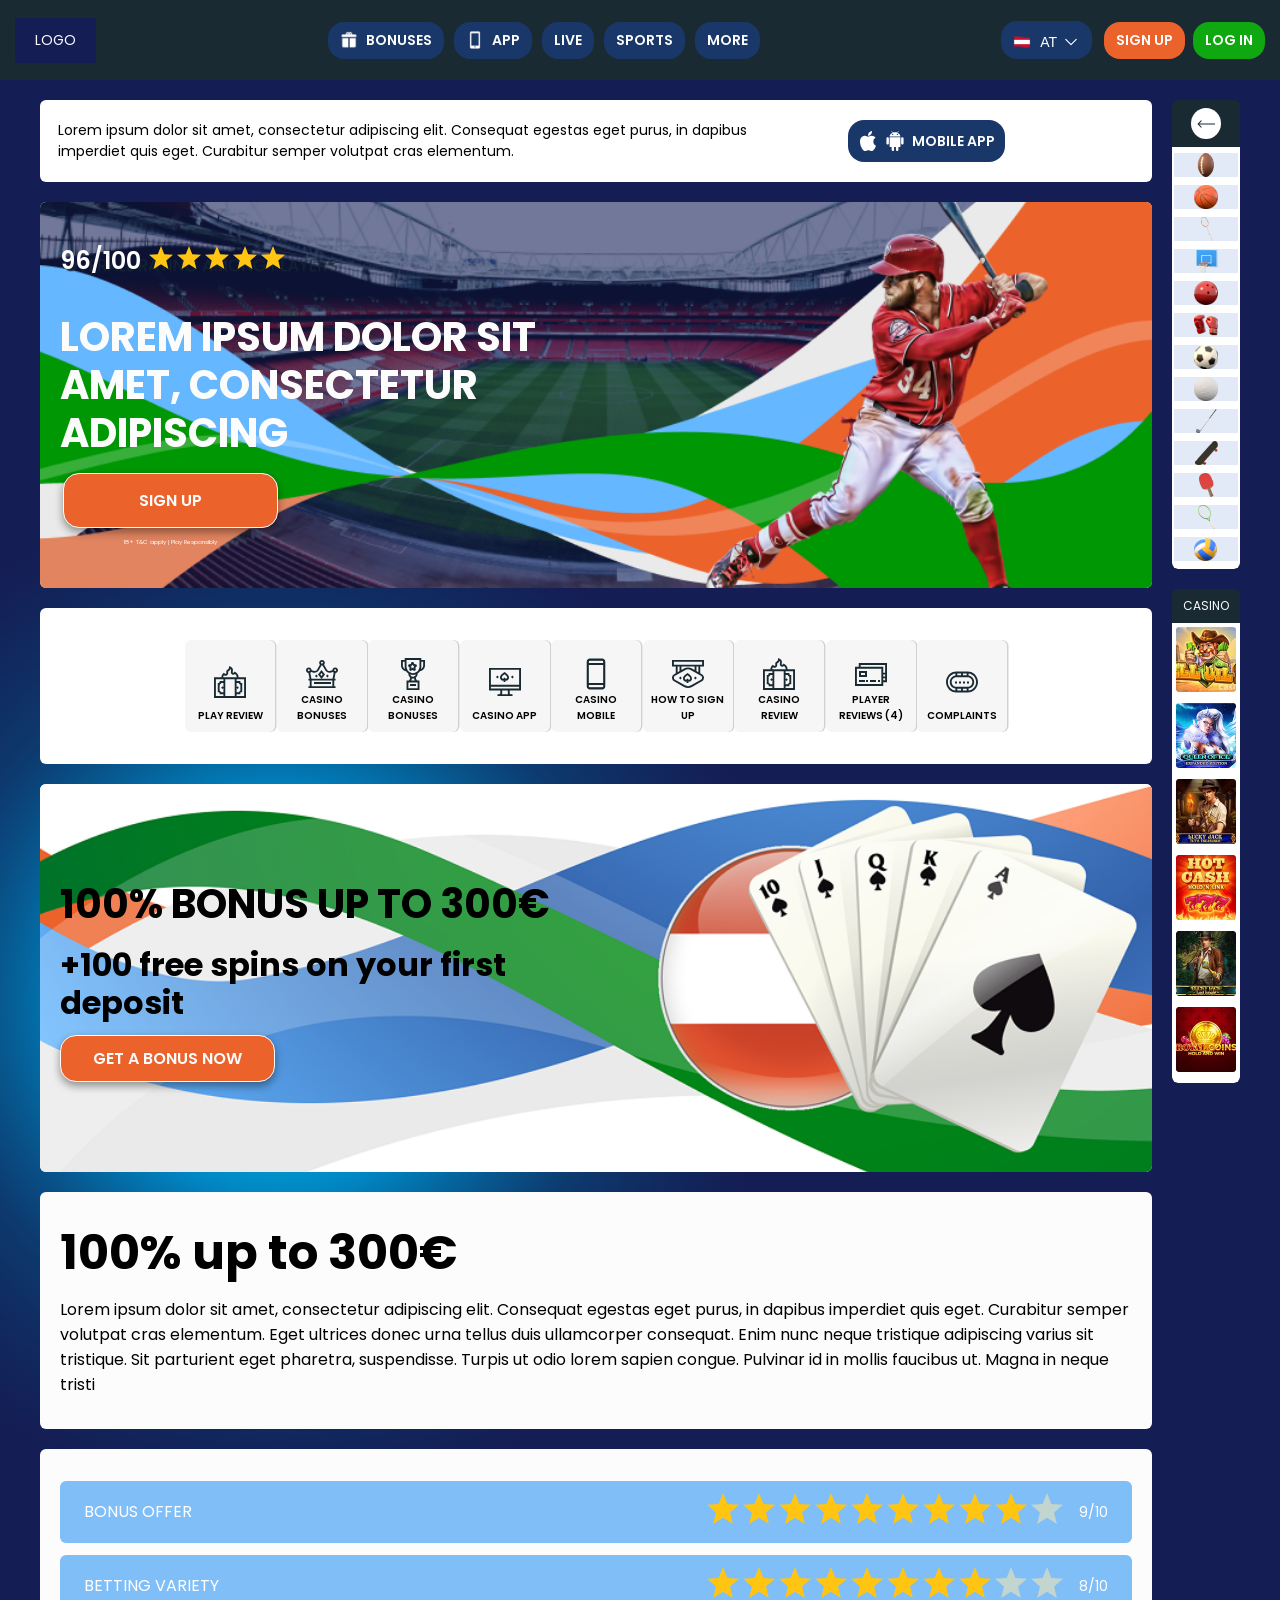
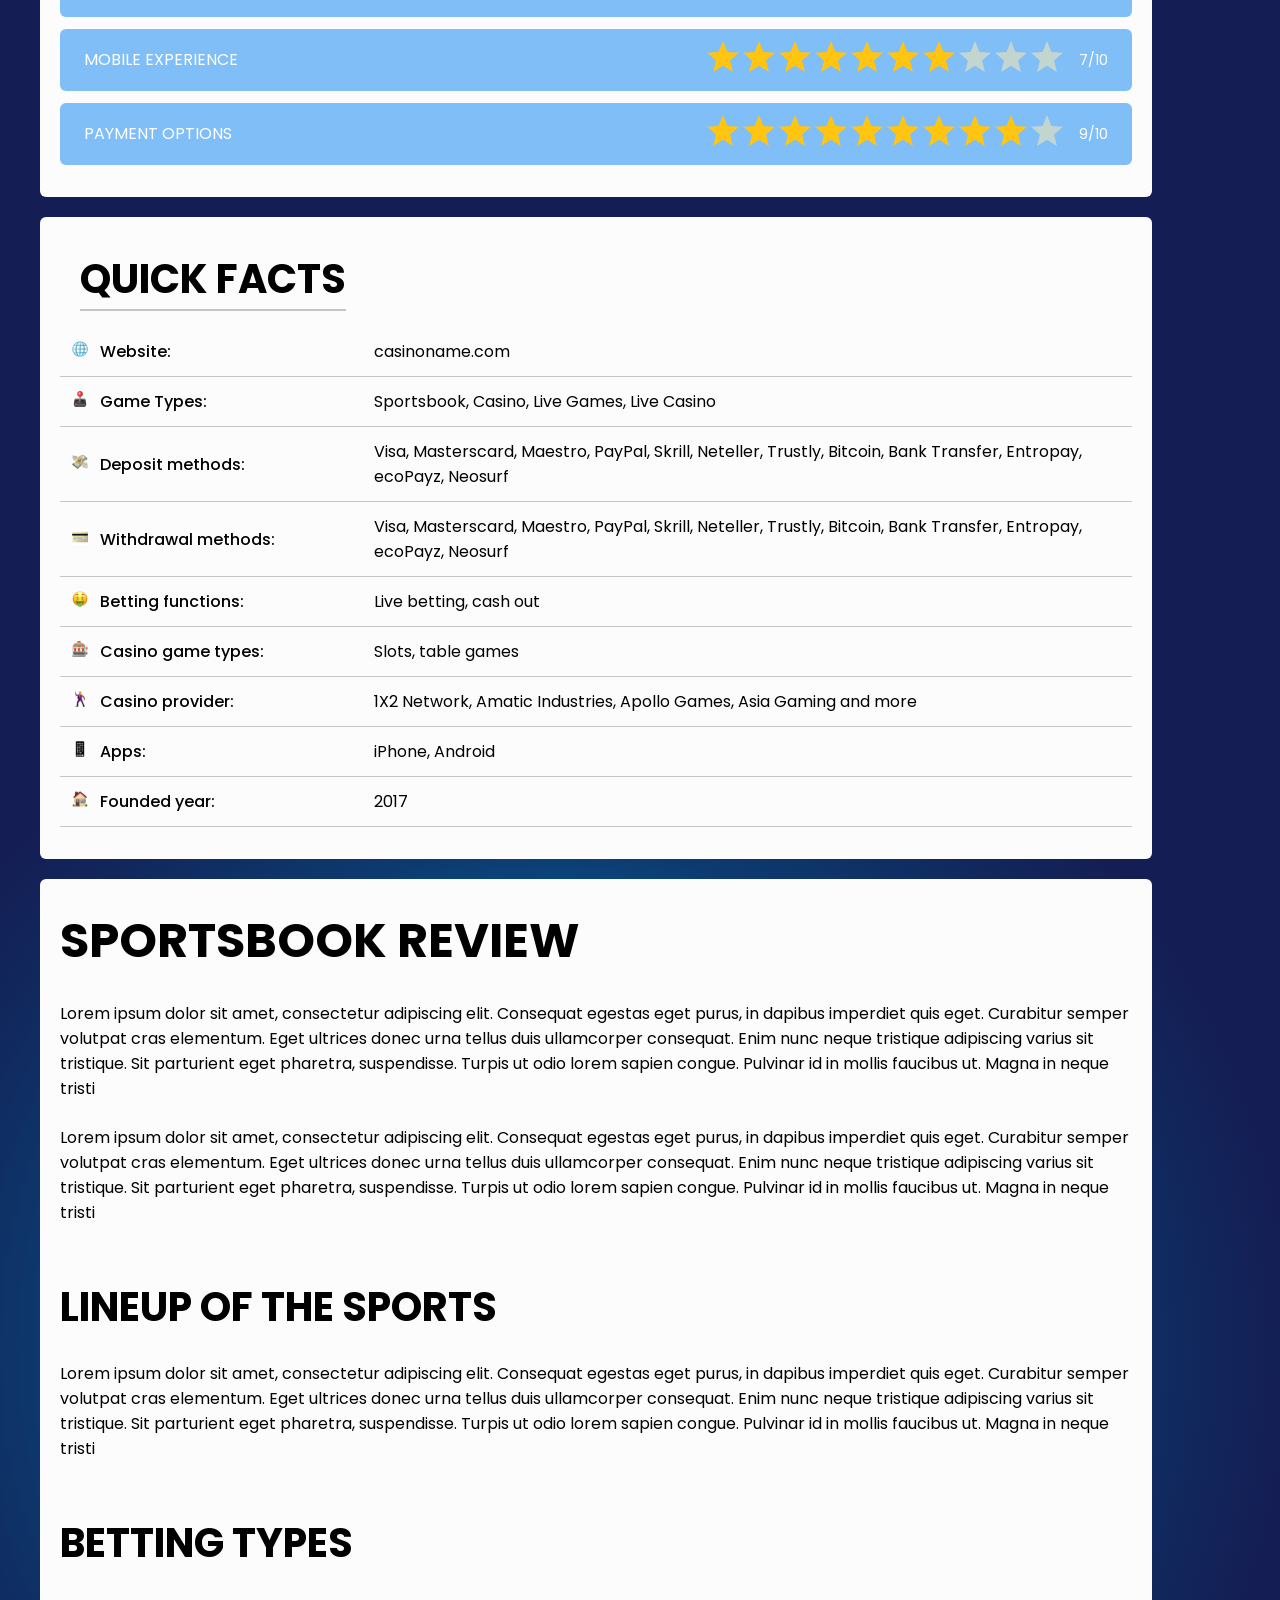
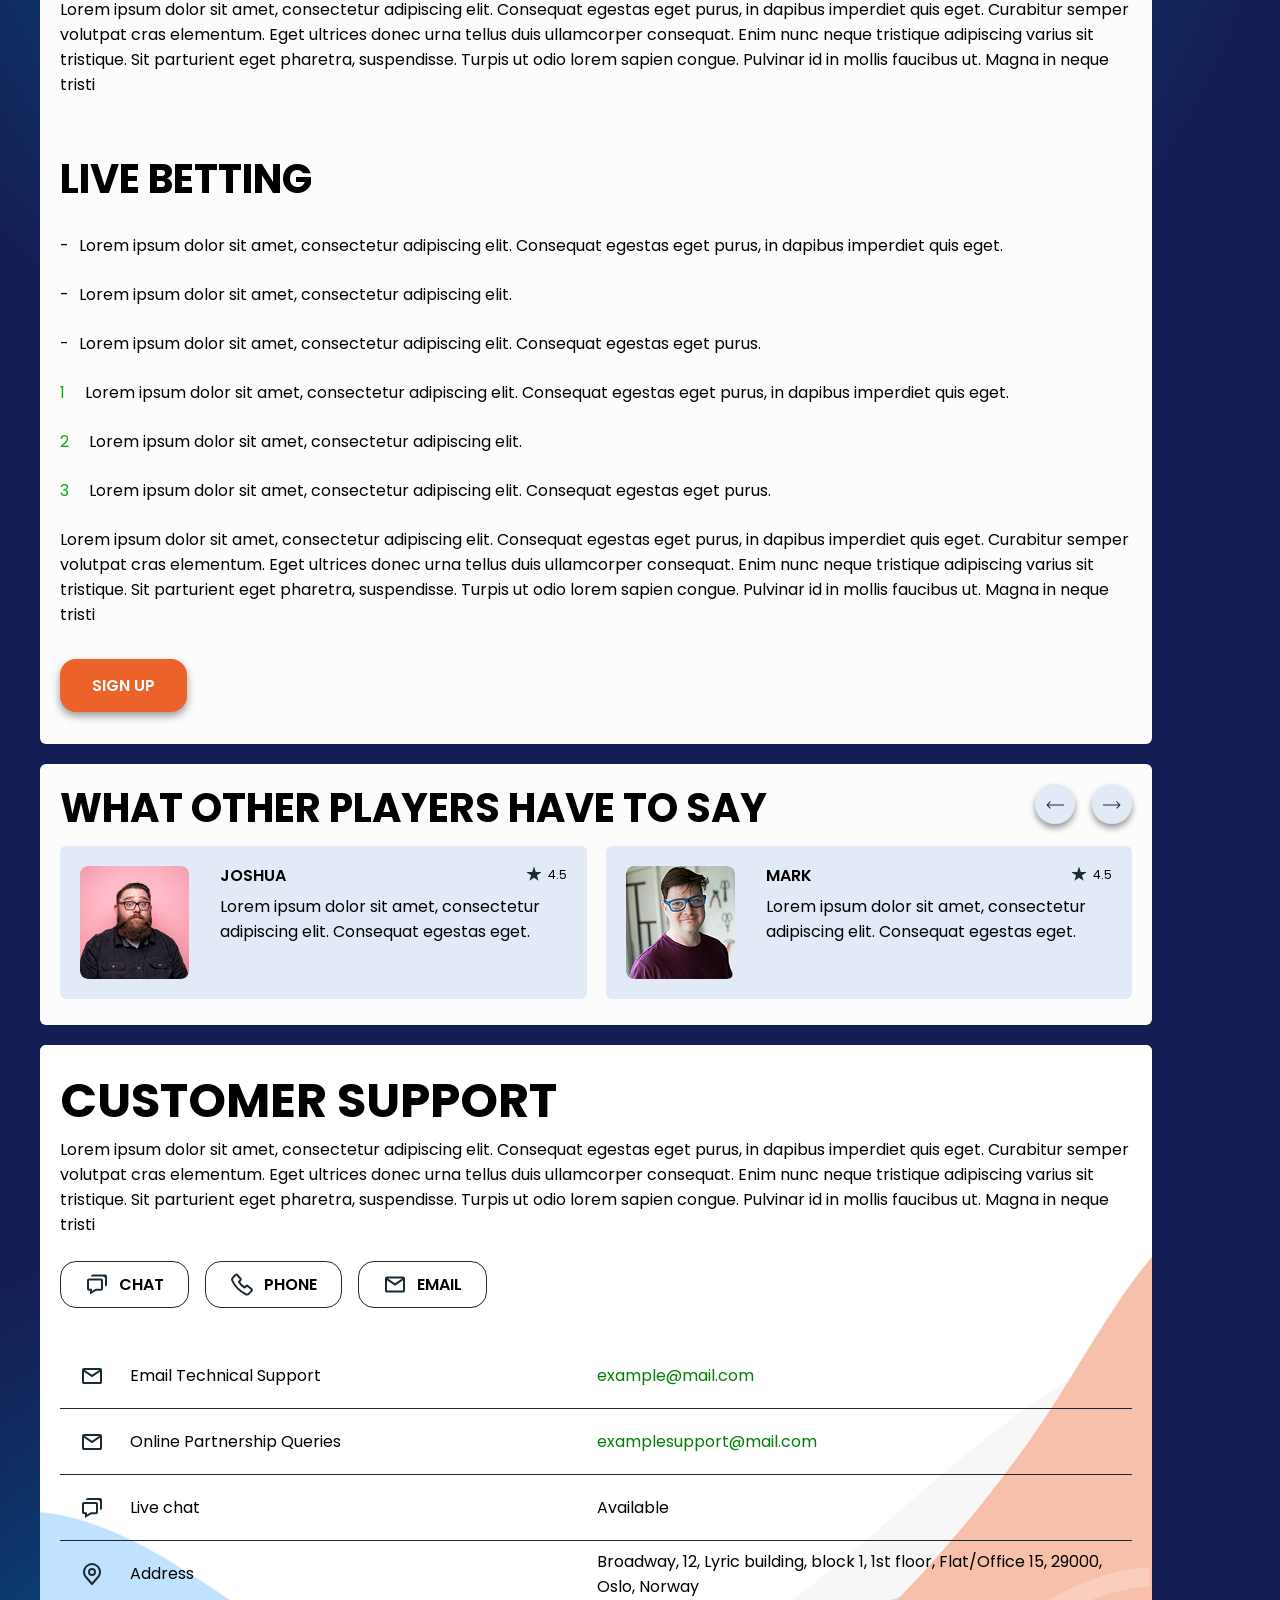
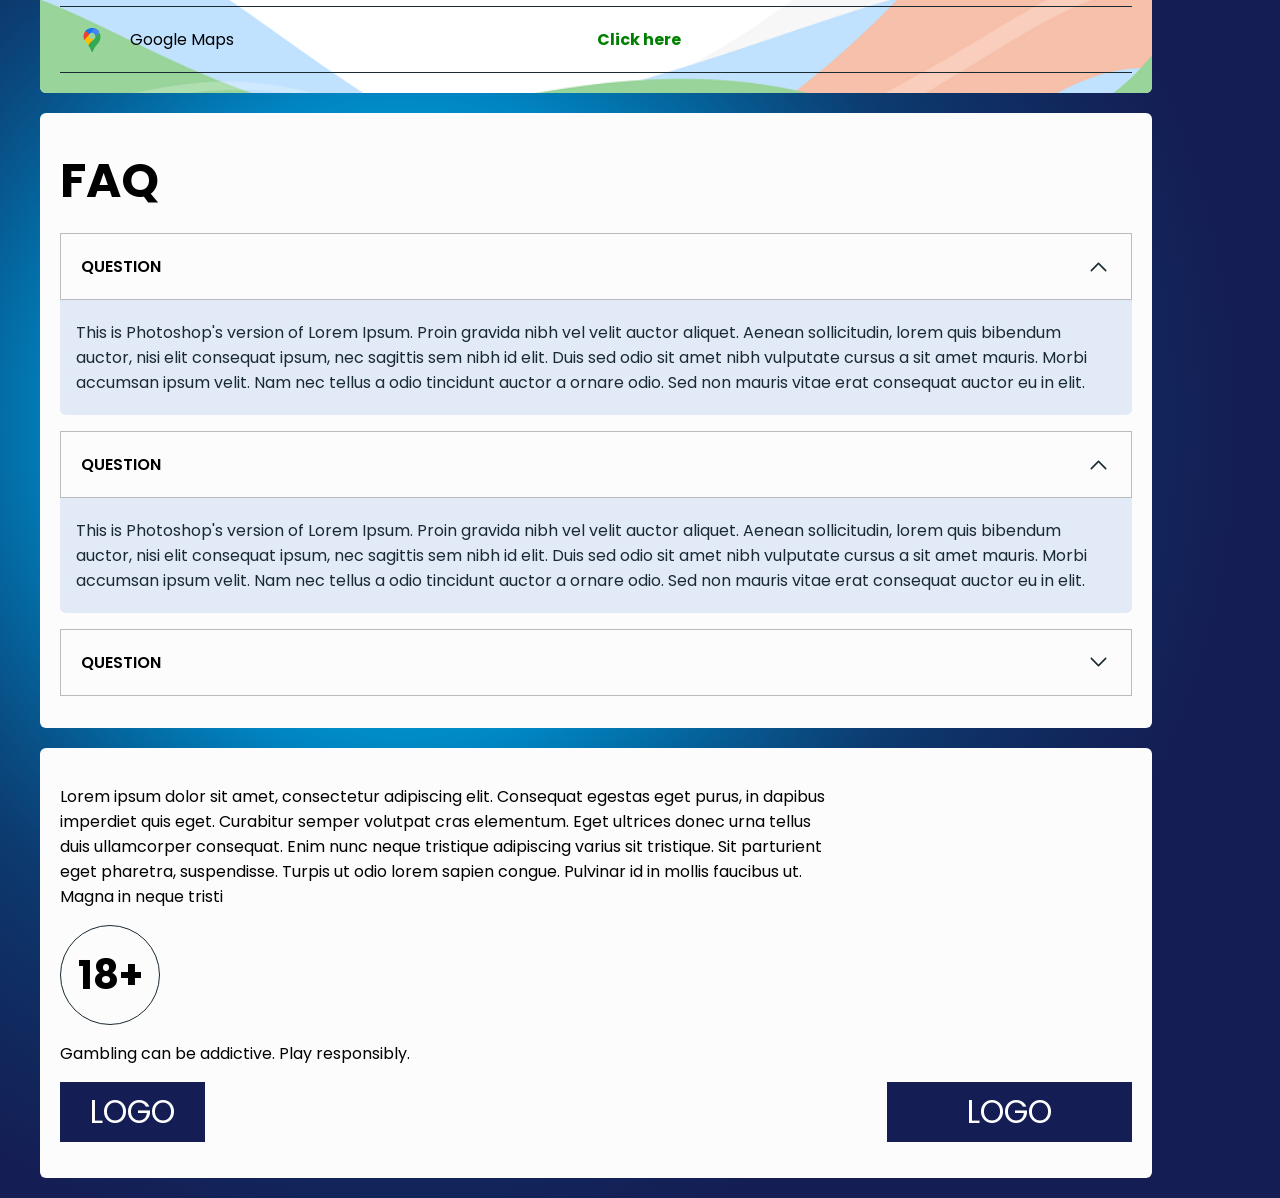
<file: index.html>
<!DOCTYPE html>
<html lang="en">
  <head>
    <meta charset="UTF-8" />
    <meta name="viewport" content="width=device-width, initial-scale=1.0" />
    <link rel="stylesheet" href="css/style.css" />
    <link rel="preconnect" href="https://fonts.googleapis.com" />
    <link rel="preconnect" href="https://fonts.gstatic.com" crossorigin />
    <link
      href="https://fonts.googleapis.com/css2?family=Poppins:wght@400;500;600;700&display=swap"
      rel="stylesheet"
    />
    <title>Home</title>
  </head>
  <body>
    <header class="navbar">
      <div class="navbar__container">
        <!-- Логотип -->
        <a href="./index.html" class="navbar__logo">
          <span class="navbar__logo-text">LOGO</span>
          <img src="assets/logo.png" alt="Logo" class="navbar__logo-img" />
        </a>

        <!-- Навигационные ссылки -->
        <nav class="navbar__nav">
          <ul class="navbar__list">
            <li class="navbar__item">
              <a href="./bonus.html" class="navbar__link">
                <img
                  src="assets/Gift.svg"
                  alt="Gift Icon"
                  class="navbar__icon"
                />
                <span>BONUSES</span>
              </a>
            </li>
            <li class="navbar__item">
              <a href="./app.html" class="navbar__link">
                <img
                  src="assets/iPhone.svg"
                  alt="iPhone Icon"
                  class="navbar__icon"
                />
                <span>APP</span>
              </a>
            </li>
            <li class="navbar__item navbar__item--live">
              <a href="#" class="navbar__link">LIVE</a>
            </li>
            <li class="navbar__item navbar__item--sports">
              <a href="#" class="navbar__link">SPORTS</a>
            </li>
            <li class="navbar__item navbar__item--more">
              <a href="#" class="navbar__link">MORE</a>
            </li>
          </ul>
        </nav>

        <div class="navbar__user-options">
          <!-- Dropdown меню -->
          <div class="navbar__dropdown">
            <button class="navbar__dropdown-btn">
              <img src="assets/Flag.svg" alt="Flag icon" class="navbar__icon" />
              <span>AT</span>
              <img
                class="navbar__arrow"
                src="assets/Arrow-down.svg"
                alt="Arrow down icon"
              />
            </button>
            <div class="navbar__dropdown-menu">
              <a href="#">Option 1</a>
              <a href="#">Option 2</a>
            </div>
          </div>

          <!-- Кнопки авторизации -->
          <div class="navbar__auth">
            <a href="#" class="navbar__auth-link navbar__auth-link--signup"
              >SIGN UP</a
            >
            <a href="#" class="navbar__auth-link navbar__auth-link--login"
              >LOG IN</a
            >
          </div>
        </div>

        <!-- Бургер-меню для мобильных устройств -->
        <div class="navbar__burger" id="burger-icon">
          <span class="burger-icon bar bar1"></span>
          <span class="burger-icon bar bar2"></span>
          <span class="burger-icon bar bar3"></span>
        </div>
      </div>
    </header>
    <main class="main">
      <div class="main__container">
        <div class="main__left">
          <section class="app">
            <div class="radiant"></div>
            <h2 class="app__text">
              Lorem ipsum dolor sit amet, consectetur adipiscing elit. Consequat
              egestas eget purus, in dapibus imperdiet quis eget. Curabitur
              semper volutpat cras elementum.
            </h2>
            <a href="./app.html" class="app__btn">
              <img
                src="assets/Apple.svg"
                alt="Apple icon"
                class="app__btn-icon"
              />
              <img
                src="assets/Android.svg"
                alt="Android icon"
                class="app__btn-icon"
              />
              <span class="app__btn-text">MOBILE APP</span>
            </a>
          </section>

          <section class="hero">
            <div class="hero__bg">
              <!-- Фон с изображением -->
            </div>
            <div class="hero__content">
              <div class="hero__header">
                <p class="hero__score">96/100</p>
                <div class="hero__rating">
                  <img src="assets/Star.svg" alt="Star icon" />
                  <img src="assets/Star.svg" alt="Star icon" />
                  <img src="assets/Star.svg" alt="Star icon" />
                  <img src="assets/Star.svg" alt="Star icon" />
                  <img src="assets/Star.svg" alt="Star icon" />
                </div>
              </div>
              <h1 class="hero__title">
                Lorem ipsum dolor sit amet, consectetur adipiscing
              </h1>
              <div class="hero__btn-wrapper">
                <button class="hero__btn">SIGN UP</button>
                <p class="hero__small-text">18+ T&C apply | Play Responsibly</p>
              </div>
            </div>
          </section>

          <section class="categories">
            <h2 class="visually-hidden">Categories</h2>
            <ul class="categories__list">
              <li class="categories__item">
                <div class="categories__item-bar"></div>
                <img
                  src="assets/play-rewiew.svg"
                  alt="Play icon"
                  class="categories__item-icon"
                />
                <span class="categories__item-text"
                  >PLAY
                  REVIEW</span
                >
              </li>
              <li class="categories__item">
                <div class="categories__item-bar"></div>
                <img
                  src="assets/casino-bonuses.svg"
                  alt="Review icon"
                  class="categories__item-icon"
                />
                <span class="categories__item-text">CASINO BONUSES</span>
              </li>
              <li class="categories__item">
                <div class="categories__item-bar"></div>
                <img
                  src="assets/casino-bonuses-2.svg"
                  alt="Casino icon"
                  class="categories__item-icon"
                />
                <span class="categories__item-text">CASINO BONUSES</span>
              </li>
              <li class="categories__item">
                <div class="categories__item-bar"></div>
                <img
                  src="assets/casino-app.svg"
                  alt="App icon"
                  class="categories__item-icon"
                />
                <span class="categories__item-text"
                  >CASINO
                  APP</span
                >
              </li>
              <li class="categories__item">
                <div class="categories__item-bar"></div>
                <img
                  src="assets/casino-mobile.svg"
                  alt="Casino icon"
                  class="categories__item-icon"
                />
                <span class="categories__item-text">CASINO MOBILE</span>
              </li>
              <li class="categories__item">
                <div class="categories__item-bar"></div>
                <img
                  src="assets/how-to-signup.svg"
                  alt="Casino icon"
                  class="categories__item-icon"
                />
                <span class="categories__item-text">HOW TO SIGN UP</span>
              </li>
              <li class="categories__item">
                <div class="categories__item-bar"></div>
                <img
                  src="assets/play-rewiew.svg"
                  alt="Casino rewiew icon"
                  class="categories__item-icon"
                />
                <span class="categories__item-text">CASINO REVIEW</span>
              </li>
              <li class="categories__item">
                <div class="categories__item-bar"></div>
                <img
                  src="assets/player-rewiews.svg"
                  alt="Review icon"
                  class="categories__item-icon"
                />
                <span class="categories__item-text"
                  >PLAYER REVIEWS
                  (4)</span
                >
              </li>
              <li class="categories__item">
                <div class="categories__item-bar"></div>
                <img
                  src="assets/complaints.svg"
                  alt="Complaints icon"
                  class="categories__item-icon"
                />
                <span class="categories__item-text">COMPLAINTS</span>
              </li>
            </ul>
          </section>

          <section class="bonus">
            <div class="bonus__bg">
              <!-- Фон с изображением -->
            </div>
            <div class="bonus__content">
              <h2 class="bonus__title">100% BONUS UP TO 300€</h2>
              <div class="bonus__text">
                +100 free spins on your first deposit
              </div>
              <div class="bonus__btn">Get a bonus now</div>
            </div>
          </section>

          <section class="offer">
            <h2 class="offer__title">100% up to 300€</h2>
            <p class="offer__text">
              Lorem ipsum dolor sit amet, consectetur adipiscing elit. Consequat
              egestas eget purus, in dapibus imperdiet quis eget. Curabitur
              semper volutpat cras elementum. Eget ultrices donec urna tellus
              duis ullamcorper consequat. Enim nunc neque tristique adipiscing
              varius sit tristique. Sit parturient eget pharetra, suspendisse.
              Turpis ut odio lorem sapien congue. Pulvinar id in mollis faucibus
              ut. Magna in neque tristi
            </p>
          </section>

          <section class="benefits">
            <ul class="benefits__list">
              <li class="benefits__item">
                <h3 class="benefits__title">Bonus offer</h3>
                <ul class="benefits__rating">
                  <li class="benefits__rating-list">
                    <img src="assets/Star-2.svg" alt="Star icon" />
                    <img src="assets/Star-2.svg" alt="Star icon" />
                    <img src="assets/Star-2.svg" alt="Star icon" />
                    <img src="assets/Star-2.svg" alt="Star icon" />
                    <img src="assets/Star-2.svg" alt="Star icon" />
                    <img src="assets/Star-2.svg" alt="Star icon" />
                    <img src="assets/Star-2.svg" alt="Star icon" />
                    <img src="assets/Star-2.svg" alt="Star icon" />
                    <img src="assets/Star-2.svg" alt="Star icon" />
                    <img src="assets/Empty-star.svg" alt="Star icon" />
                  </li>
                  <li><p class="benefits__score">9/10</p></li>
                </ul>
              </li>
              <li class="benefits__item">
                <h3 class="benefits__title">BETTING VARIETY</h3>
                <ul class="benefits__rating">
                  <li class="benefits__rating-list">
                    <img src="assets/Star-2.svg" alt="Star icon" />
                    <img src="assets/Star-2.svg" alt="Star icon" />
                    <img src="assets/Star-2.svg" alt="Star icon" />
                    <img src="assets/Star-2.svg" alt="Star icon" />
                    <img src="assets/Star-2.svg" alt="Star icon" />
                    <img src="assets/Star-2.svg" alt="Star icon" />
                    <img src="assets/Star-2.svg" alt="Star icon" />
                    <img src="assets/Star-2.svg" alt="Star icon" />
                    <img src="assets/Empty-star.svg" alt="Star icon" />
                    <img src="assets/Empty-star.svg" alt="Star icon" />
                  </li>
                  <li><p class="benefits__score">8/10</p></li>
                </ul>
              </li>
              <li class="benefits__item">
                <h3 class="benefits__title">mobile experience</h3>
                <ul class="benefits__rating">
                  <li class="benefits__rating-list">
                    <img src="assets/Star-2.svg" alt="Star icon" />
                    <img src="assets/Star-2.svg" alt="Star icon" />
                    <img src="assets/Star-2.svg" alt="Star icon" />
                    <img src="assets/Star-2.svg" alt="Star icon" />
                    <img src="assets/Star-2.svg" alt="Star icon" />
                    <img src="assets/Star-2.svg" alt="Star icon" />
                    <img src="assets/Star-2.svg" alt="Star icon" />
                    <img src="assets/Empty-star.svg" alt="Star icon" />
                    <img src="assets/Empty-star.svg" alt="Star icon" />
                    <img src="assets/Empty-star.svg" alt="Star icon" />
                  </li>
                  <li><p class="benefits__score">7/10</p></li>
                </ul>
              </li>
              <li class="benefits__item">
                <h3 class="benefits__title">payment options</h3>
                <ul class="benefits__rating">
                  <li class="benefits__rating-list">
                    <img src="assets/Star-2.svg" alt="Star icon" />
                    <img src="assets/Star-2.svg" alt="Star icon" />
                    <img src="assets/Star-2.svg" alt="Star icon" />
                    <img src="assets/Star-2.svg" alt="Star icon" />
                    <img src="assets/Star-2.svg" alt="Star icon" />
                    <img src="assets/Star-2.svg" alt="Star icon" />
                    <img src="assets/Star-2.svg" alt="Star icon" />
                    <img src="assets/Star-2.svg" alt="Star icon" />
                    <img src="assets/Star-2.svg" alt="Star icon" />
                    <img src="assets/Empty-star.svg" alt="Star icon" />
                  </li>
                  <li><p class="benefits__score">9/10</p></li>
                </ul>
              </li>
            </ul>
          </section>

          <section class="facts">
            <h2 class="facts__title">quick facts</h2>
            <table class="facts__table">
              <tbody>
                <tr class="facts__item">
                  <td class="facts__cell">
                    <img
                      class="facts__table-icon"
                      src="assets/website.jpg"
                      alt="Website icon"
                    />
                    <span class="facts__label">Website:</span>
                  </td>
                  <td class="facts__value">casinoname.com</td>
                </tr>
                <tr class="facts__item">
                  <td class="facts__cell">
                    <img
                      class="facts__table-icon"
                      src="assets/game-types.jpg"
                      alt="Website icon"
                    />
                    <span class="facts__label">Game Types:</span>
                  </td>
                  <td class="facts__value">
                    Sportsbook, Casino, Live Games, Live Casino
                  </td>
                </tr>
                <tr class="facts__item">
                  <td class="facts__cell">
                    <img
                      class="facts__table-icon"
                      src="assets/deposit.jpg"
                      alt="Website icon"
                    />
                    <span class="facts__label">Deposit methods:</span>
                  </td>
                  <td class="facts__value">
                    Visa, Masterscard, Maestro, PayPal, Skrill, Neteller,
                    Trustly, Bitcoin, Bank Transfer, Entropay, ecoPayz, Neosurf
                  </td>
                </tr>
                <tr class="facts__item">
                  <td class="facts__cell">
                    <img
                      class="facts__table-icon"
                      src="assets/withdrawall.jpg"
                      alt="Website icon"
                    />
                    <span class="facts__label">Withdrawal methods:</span>
                  </td>
                  <td class="facts__value">
                    Visa, Masterscard, Maestro, PayPal, Skrill, Neteller,
                    Trustly, Bitcoin, Bank Transfer, Entropay, ecoPayz, Neosurf
                  </td>
                </tr>
                <tr class="facts__item">
                  <td class="facts__cell">
                    <img
                      class="facts__table-icon"
                      src="assets/bet-functions.jpg"
                      alt="Website icon"
                    />
                    <span class="facts__label">Betting functions:</span>
                  </td>
                  <td class="facts__value">Live betting, cash out</td>
                </tr>
                <tr class="facts__item">
                  <td class="facts__cell">
                    <img
                      class="facts__table-icon"
                      src="assets/slot.jpg"
                      alt="Website icon"
                    />
                    <span class="facts__label">Casino game types:</span>
                  </td>
                  <td class="facts__value">Slots, table games</td>
                </tr>
                <tr class="facts__item">
                  <td class="facts__cell">
                    <img
                      class="facts__table-icon"
                      src="assets/casino-provider.jpg"
                      alt="Website icon"
                    />
                    <span class="facts__label">Casino provider:</span>
                  </td>
                  <td class="facts__value">
                    1X2 Network, Amatic Industries, Apollo Games, Asia Gaming
                    and more
                  </td>
                </tr>
                <tr class="facts__item">
                  <td class="facts__cell">
                    <img
                      class="facts__table-icon"
                      src="assets/apps-iphone.jpg"
                      alt="Website icon"
                    />
                    <span class="facts__label">Apps:</span>
                  </td>
                  <td class="facts__value">iPhone, Android</td>
                </tr>
                <tr class="facts__item">
                  <td class="facts__cell">
                    <img
                      class="facts__table-icon"
                      src="assets/founded.jpg"
                      alt="Website icon"
                    />
                    <span class="facts__label">Founded year:</span>
                  </td>
                  <td class="facts__value">2017</td>
                </tr>
              </tbody>
            </table>
          </section>

          <section class="review">
            <div class="radiant radiant--review"></div>
            <div class="review__container">
              <h2 class="review__title">SPORTSBOOK REVIEW</h2>
              <p class="review__text">
                Lorem ipsum dolor sit amet, consectetur adipiscing elit.
                Consequat egestas eget purus, in dapibus imperdiet quis eget.
                Curabitur semper volutpat cras elementum. Eget ultrices donec
                urna tellus duis ullamcorper consequat. Enim nunc neque
                tristique adipiscing varius sit tristique. Sit parturient eget
                pharetra, suspendisse. Turpis ut odio lorem sapien congue.
                Pulvinar id in mollis faucibus ut. Magna in neque tristi
              </p>
              <p class="review__text">
                Lorem ipsum dolor sit amet, consectetur adipiscing elit.
                Consequat egestas eget purus, in dapibus imperdiet quis eget.
                Curabitur semper volutpat cras elementum. Eget ultrices donec
                urna tellus duis ullamcorper consequat. Enim nunc neque
                tristique adipiscing varius sit tristique. Sit parturient eget
                pharetra, suspendisse. Turpis ut odio lorem sapien congue.
                Pulvinar id in mollis faucibus ut. Magna in neque tristi
              </p>
    
              <h3 class="review__subtitle">LINEUP OF THE SPORTS</h3>
              <p class="review__text">
                Lorem ipsum dolor sit amet, consectetur adipiscing elit.
                Consequat egestas eget purus, in dapibus imperdiet quis eget.
                Curabitur semper volutpat cras elementum. Eget ultrices donec
                urna tellus duis ullamcorper consequat. Enim nunc neque
                tristique adipiscing varius sit tristique. Sit parturient eget
                pharetra, suspendisse. Turpis ut odio lorem sapien congue.
                Pulvinar id in mollis faucibus ut. Magna in neque tristi
              </p>
    
              <h3 class="review__subtitle">BETTING TYPES</h3>
              <p class="review__text">
                Lorem ipsum dolor sit amet, consectetur adipiscing elit.
                Consequat egestas eget purus, in dapibus imperdiet quis eget.
                Curabitur semper volutpat cras elementum. Eget ultrices donec
                urna tellus duis ullamcorper consequat. Enim nunc neque
                tristique adipiscing varius sit tristique. Sit parturient eget
                pharetra, suspendisse. Turpis ut odio lorem sapien congue.
                Pulvinar id in mollis faucibus ut. Magna in neque tristi
              </p>
    
              <h3 class="review__subtitle">LIVE BETTING</h3>
              <ul class="review__list">
                <li class="review__item">
                  <span>-</span>
                  <p>
                    Lorem ipsum dolor sit amet, consectetur adipiscing elit.
                    Consequat egestas eget purus, in dapibus imperdiet quis
                    eget.
                  </p>
                </li>
                <li class="review__item">
                  <span>-</span>
                  <p>
                    Lorem ipsum dolor sit amet, consectetur adipiscing elit.
                  </p>
                </li>
                <li class="review__item">
                  <span>-</span>
                  <p>
                    Lorem ipsum dolor sit amet, consectetur adipiscing elit.
                    Consequat egestas eget purus.
                  </p>
                </li>
              </ul>
              <ul class="review__list">
                <li class="review__item">
                  <span class="review__item-number">1</span>
                  <p>
                    Lorem ipsum dolor sit amet, consectetur adipiscing elit.
                    Consequat egestas eget purus, in dapibus imperdiet quis
                    eget.
                  </p>
                </li>
                <li class="review__item">
                  <span class="review__item-number">2</span>
                  <p>
                    Lorem ipsum dolor sit amet, consectetur adipiscing elit.
                  </p>
                </li>
                <li class="review__item">
                  <span class="review__item-number">3</span>
                  <p>
                    Lorem ipsum dolor sit amet, consectetur adipiscing elit.
                    Consequat egestas eget purus.
                  </p>
                </li>
              </ul>
              <p class="review__text">
                Lorem ipsum dolor sit amet, consectetur adipiscing elit.
                Consequat egestas eget purus, in dapibus imperdiet quis eget.
                Curabitur semper volutpat cras elementum. Eget ultrices donec
                urna tellus duis ullamcorper consequat. Enim nunc neque
                tristique adipiscing varius sit tristique. Sit parturient eget
                pharetra, suspendisse. Turpis ut odio lorem sapien congue.
                Pulvinar id in mollis faucibus ut. Magna in neque tristi
              </p>
    
              <button class="review__btn">sign up</button>
            </div>
          </section>

          <section class="feedback">
            <div class="feedback__container">
              <div class="feedback__header">
                <h2 class="feedback__title">What other players have to say</h2>
                <div class="feedback__arrows">
                  <button class="feedback__arrow">
                    <img src="assets/Arrow1.svg" alt="Arrow icon" />
                  </button>
                  <button class="feedback__arrow">
                    <img src="assets/Arrow2.svg" alt="Arrow icon" />
                  </button>
                </div>
              </div>
    
              <ul class="feedback__list">
                <li class="feedback__item">
                  <img
                    src="assets/joshua.png"
                    alt="User 1"
                    class="feedback__avatar"
                  />
                  <div class="feedback__content">
                    <div class="feedback__name-block">
                      <span class="feedback__name">Joshua</span>
                      <div class="feedback__rating">
                        <img src="assets/dark-star.svg" alt="Star icon" />
                        <span>4.5</span>
                      </div>
                    </div>
                    <p class="feedback__text">
                      Lorem ipsum dolor sit amet, consectetur adipiscing elit.
                      Consequat egestas eget.
                    </p>
                  </div>
                </li>
    
                <li class="feedback__item">
                  <img
                    src="assets/mark.png"
                    alt="User 2"
                    class="feedback__avatar"
                  />
                  <div class="feedback__content">
                    <div class="feedback__name-block">
                      <span class="feedback__name">Mark</span>
                      <div class="feedback__rating">
                        <img src="assets/dark-star.svg" alt="Star icon" />
                        <span>4.5</span>
                      </div>
                    </div>
                    <p class="feedback__text">
                      Lorem ipsum dolor sit amet, consectetur adipiscing elit.
                      Consequat egestas eget.
                    </p>
                  </div>
                </li>
              </ul>
            </div>
          </section>

          <section class="support">
            <div class="support__bg">
              <!-- Фон с изображением -->
            </div>
            <div class="support__wrapper">
              <h2 class="support__title">Customer Support</h2>
              <p class="support__text">
                Lorem ipsum dolor sit amet, consectetur adipiscing elit.
                Consequat egestas eget purus, in dapibus imperdiet quis eget.
                Curabitur semper volutpat cras elementum. Eget ultrices donec
                urna tellus duis ullamcorper consequat. Enim nunc neque
                tristique adipiscing varius sit tristique. Sit parturient eget
                pharetra, suspendisse. Turpis ut odio lorem sapien congue.
                Pulvinar id in mollis faucibus ut. Magna in neque tristi
              </p>
              <ul class="support__list">
                <li class="support__item">
                  <img src="assets/chat.svg" alt="Chat icon" />
                  <p>Chat</p>
                </li>
                <li class="support__item">
                  <img src="assets/akar-icons_phone.svg" alt="Phone icon" />
                  <p>Phone</p>
                </li>
                <li class="support__item">
                  <img src="assets/ci_mail.svg" alt="Email icon" />
                  <p>Email</p>
                </li>
              </ul>
              <table class="support__table">
                <tbody>
                  <tr class="support__table-item">
                    <td class="support__cell">
                      <img
                        class="support__table-icon"
                        src="assets/ci_mail.svg"
                        alt="Website icon"
                      />
                      <span class="support__label"
                        >Email Technical Support</span
                      >
                    </td>
                    <td class="support__value">example@mail.com</td>
                  </tr>
                  <tr class="support__table-item">
                    <td class="support__cell">
                      <img
                        class="support__table-icon"
                        src="assets/ci_mail.svg"
                        alt="Website icon"
                      />
                      <span class="support__label"
                        >Online Partnership Queries</span
                      >
                    </td>
                    <td class="support__value">examplesupport@mail.com</td>
                  </tr>
                  <tr class="support__table-item">
                    <td class="support__cell">
                      <img
                        class="support__table-icon"
                        src="assets/chat.svg"
                        alt="Website icon"
                      />
                      <span class="support__label">Live chat</span>
                    </td>
                    <td class="support__value">Available</td>
                  </tr>
                  <tr class="support__table-item">
                    <td class="support__cell">
                      <img
                        class="support__table-icon"
                        src="assets/location.svg"
                        alt="Website icon"
                      />
                      <span class="support__label">Address</span>
                    </td>
                    <td class="support__value">
                      Broadway, 12, Lyric building, block 1, 1st floor,
                      Flat/Office 15, 29000, Oslo, Norway
                    </td>
                  </tr>
                  <tr class="support__table-item">
                    <td class="support__cell">
                      <img
                        class="support__table-icon"
                        src="assets/google-maps.svg"
                        alt="Website icon"
                      />
                      <span class="support__label">Google Maps</span>
                    </td>
                    <td class="support__value">Click here</td>
                  </tr>
                </tbody>
              </table>
            </div>
          </section>

          <section class="faq">
            <div class="radiant radiant--faq"></div>
            <h2 class="faq__title">FAQ</h2>
            <div class="faq__item active">
              <div class="faq__question">
                <button class="faq__btn">Question</button>
                <img
                  class="faq__arrow"
                  src="assets/faq-arrow-down.svg"
                  alt="Arrow down"
                />
              </div>
              <div class="faq__answer">
                <p>
                  This is Photoshop's version of Lorem Ipsum. Proin gravida nibh
                  vel velit auctor aliquet. Aenean sollicitudin, lorem quis
                  bibendum auctor, nisi elit consequat ipsum, nec sagittis sem
                  nibh id elit. Duis sed odio sit amet nibh vulputate cursus a
                  sit amet mauris. Morbi accumsan ipsum velit. Nam nec tellus a
                  odio tincidunt auctor a ornare odio. Sed non mauris vitae erat
                  consequat auctor eu in elit.
                </p>
              </div>
            </div>
    
            <div class="faq__item active">
              <div class="faq__question">
                <button class="faq__btn">Question</button>
                <img
                  class="faq__arrow"
                  src="assets/faq-arrow-down.svg"
                  alt="Arrow down"
                />
              </div>
              <div class="faq__answer">
                <p>
                  This is Photoshop's version of Lorem Ipsum. Proin gravida nibh
                  vel velit auctor aliquet. Aenean sollicitudin, lorem quis
                  bibendum auctor, nisi elit consequat ipsum, nec sagittis sem
                  nibh id elit. Duis sed odio sit amet nibh vulputate cursus a
                  sit amet mauris. Morbi accumsan ipsum velit. Nam nec tellus a
                  odio tincidunt auctor a ornare odio. Sed non mauris vitae erat
                  consequat auctor eu in elit.
                </p>
              </div>
            </div>
    
            <div class="faq__item">
              <div class="faq__question">
                <button class="faq__btn">Question</button>
                <img
                  class="faq__arrow"
                  src="assets/faq-arrow-down.svg"
                  alt="Arrow down"
                />
              </div>
              <div class="faq__answer">
                <p>
                  This is Photoshop's version of Lorem Ipsum. Proin gravida nibh
                  vel velit auctor aliquet. Aenean sollicitudin, lorem quis
                  bibendum auctor, nisi elit consequat ipsum, nec sagittis sem
                  nibh id elit. Duis sed odio sit amet nibh vulputate cursus a
                  sit amet mauris. Morbi accumsan ipsum velit. Nam nec tellus a
                  odio tincidunt auctor a ornare odio. Sed non mauris vitae erat
                  consequat auctor eu in elit.
                </p>
              </div>
            </div>
          </section>

          <footer class="footer">
            <div class="footer__header">
              <p class="footer__title">
                Lorem ipsum dolor sit amet, consectetur adipiscing elit.
                Consequat egestas eget purus, in dapibus imperdiet quis eget.
                Curabitur semper volutpat cras elementum. Eget ultrices donec
                urna tellus duis ullamcorper consequat. Enim nunc neque
                tristique adipiscing varius sit tristique. Sit parturient eget
                pharetra, suspendisse. Turpis ut odio lorem sapien congue.
                Pulvinar id in mollis faucibus ut. Magna in neque tristi
              </p>
              <p class="footer__age">18+</p>
            </div>
            <p class="footer__subtitle">
              Gambling can be addictive. Play responsibly.
            </p>
            <div class="footer__logo-block">
              <div class="footer__logo-left">LOGO</div>
              <div class="footer__logo-right">LOGO</div>
            </div>
          </footer>
  
        </div>

        <div class="main__right">
          <!-- LIVE EVENTS SIDEBAR -->
          <aside class="sidebar">
            <div class="sidebar__header">
              <div class="sidebar__header-content">
                <img src="assets/Circle-play.svg" alt="Circle play icon" />
                <h3 class="sidebar__title">Live Events (143)</h3>
                <img src="assets/Play.svg" alt="Play icon" />
              </div>
              <div class="sidebar__header-content-mobile">
                <img class="sidebar__arrow-mobile" src="assets/Arrow1.svg" alt="Circle play icon" />
              </div>
            </div>
            <ul class="sidebar__list">
              <li class="sidebar__item sidebar__item--live-events">
                <img
                  src="assets/american-football.svg"
                  alt="American football icon"
                  class="sidebar__item-icon"
                />
                <span>American football</span>
              </li>
              <li class="sidebar__item sidebar__item--live-events">
                <img
                  src="assets/Basketball.svg"
                  alt="Basketball icon"
                  class="sidebar__item-icon"
                />
                <span>Basketball</span>
              </li>
              <li class="sidebar__item sidebar__item--live-events">
                <img
                  src="assets/tennis.svg"
                  alt="Tennis icon"
                  class="sidebar__item-icon"
                />
                <span>Tennis</span>
              </li>
              <li class="sidebar__item sidebar__item--live-events">
                <img
                  src="assets/basketball_hoop.svg"
                  alt="Basketball hoop icon"
                  class="sidebar__item-icon"
                />
                <span>Basketball</span>
              </li>
              <li class="sidebar__item sidebar__item--live-events">
                <img
                  src="assets/bowling.svg"
                  alt="Bowling icon"
                  class="sidebar__item-icon"
                />
                <span>Bowling</span>
              </li>
              <li class="sidebar__item sidebar__item--live-events">
                <img
                  src="assets/boxing_gloves.svg"
                  alt="Box icon"
                  class="sidebar__item-icon"
                />
                <span>Box</span>
              </li>
              <li class="sidebar__item sidebar__item--live-events">
                <img
                  src="assets/football.svg"
                  alt="Football icon"
                  class="sidebar__item-icon"
                />
                <span>Football</span>
              </li>
              <li class="sidebar__item sidebar__item--live-events">
                <img
                  src="assets/golf_ball.svg"
                  alt="Golf icon"
                  class="sidebar__item-icon"
                />
                <span>Golf</span>
              </li>
              <li class="sidebar__item sidebar__item--live-events">
                <img
                  src="assets/golf_club.svg"
                  alt="Golf club icon"
                  class="sidebar__item-icon"
                />
                <span>Golf Club</span>
              </li>
              <li class="sidebar__item sidebar__item--live-events">
                <img
                  src="assets/skateboard.svg"
                  alt="Skateboard icon"
                  class="sidebar__item-icon"
                />
                <span>Skateboard</span>
              </li>
              <li class="sidebar__item sidebar__item--live-events">
                <img
                  src="assets/table_tennis.svg"
                  alt="Table tennis icon"
                  class="sidebar__item-icon"
                />
                <span>Table tennis</span>
              </li>
              <li class="sidebar__item sidebar__item--live-events">
                <img
                  src="assets/tennis_racket.svg"
                  alt="Tennis racket icon"
                  class="sidebar__item-icon"
                />
                <span>Tennis racket</span>
              </li>
              <li class="sidebar__item sidebar__item--live-events">
                <img
                  src="assets/volleyball.svg"
                  alt="Volleyball icon"
                  class="sidebar__item-icon"
                />
                <span>Volleyball</span>
              </li>
            </ul>
          </aside>

          <!-- CASINO SIDEBAR -->
          <aside class="sidebar sidebar--casino">
            <div class="sidebar__header">
              <h3 class="sidebar__title">Casino</h3>
            </div>
            <ul class="sidebar__list sidebar__list--casino">
              <li class="sidebar__item sidebar__item--casino">
                <div class="sidebar__item-content">
                  <img src="assets/aside-casino-1.png" alt="Casino" />
                  <!-- Блок для ховера -->
                  <div class="sidebar__item-hover--casino">
                    <p>WELL OIL</p>
                    <button class="sidebar__item-btn sidebar__item-btn--login">
                      Login
                    </button>
                    <p>or</p>
                    <button class="sidebar__item-btn sidebar__item-btn--signup">
                      SIGN UP
                    </button>
                  </div>
                </div>
              </li>
              <li class="sidebar__item sidebar__item--casino">
                <div class="sidebar__item-content">
                  <img src="assets/aside-casino-2.png" alt="Casino" />
                  <!-- Блок для ховера -->
                  <div class="sidebar__item-hover--casino">
                    <p>WELL OIL</p>
                    <button class="sidebar__item-btn sidebar__item-btn--login">
                      Login
                    </button>
                    <p>or</p>
                    <button class="sidebar__item-btn sidebar__item-btn--signup">
                      SIGN UP
                    </button>
                  </div>
                </div>
              </li>
              <li class="sidebar__item sidebar__item--casino">
                <div class="sidebar__item-content">
                  <img src="assets/aside-casino-3.png" alt="Casino" />
                  <!-- Блок для ховера -->
                  <div class="sidebar__item-hover--casino">
                    <p>WELL OIL</p>
                    <button class="sidebar__item-btn sidebar__item-btn--login">
                      Login
                    </button>
                    <p>or</p>
                    <button class="sidebar__item-btn sidebar__item-btn--signup">
                      SIGN UP
                    </button>
                  </div>
                </div>
              </li>
              <li class="sidebar__item sidebar__item--casino">
                <div class="sidebar__item-content">
                  <img src="assets/aside-casino-4.png" alt="Casino" />
                  <!-- Блок для ховера -->
                  <div class="sidebar__item-hover--casino">
                    <p>WELL OIL</p>
                    <button class="sidebar__item-btn sidebar__item-btn--login">
                      Login
                    </button>
                    <p>or</p>
                    <button class="sidebar__item-btn sidebar__item-btn--signup">
                      SIGN UP
                    </button>
                  </div>
                </div>
              </li>
              <li class="sidebar__item sidebar__item--casino">
                <div class="sidebar__item-content">
                  <img src="assets/aside-casino-5.png" alt="Casino" />
                  <!-- Блок для ховера -->
                  <div class="sidebar__item-hover--casino">
                    <p>WELL OIL</p>
                    <button class="sidebar__item-btn sidebar__item-btn--login">
                      Login
                    </button>
                    <p>or</p>
                    <button class="sidebar__item-btn sidebar__item-btn--signup">
                      SIGN UP
                    </button>
                  </div>
                </div>
              </li>
              <li class="sidebar__item sidebar__item--casino">
                <div class="sidebar__item-content">
                  <img src="assets/aside-casino-6.png" alt="Casino" />
                  <!-- Блок для ховера -->
                  <div class="sidebar__item-hover--casino">
                    <p>WELL OIL</p>
                    <button class="sidebar__item-btn sidebar__item-btn--login">
                      Login
                    </button>
                    <p>or</p>
                    <button class="sidebar__item-btn sidebar__item-btn--signup">
                      SIGN UP
                    </button>
                  </div>
                </div>
              </li>
            </ul>
          </aside>
        </div>
      </div>
    </main>

    <script src="js/script.js"></script>
  </body>
</html>
</file>
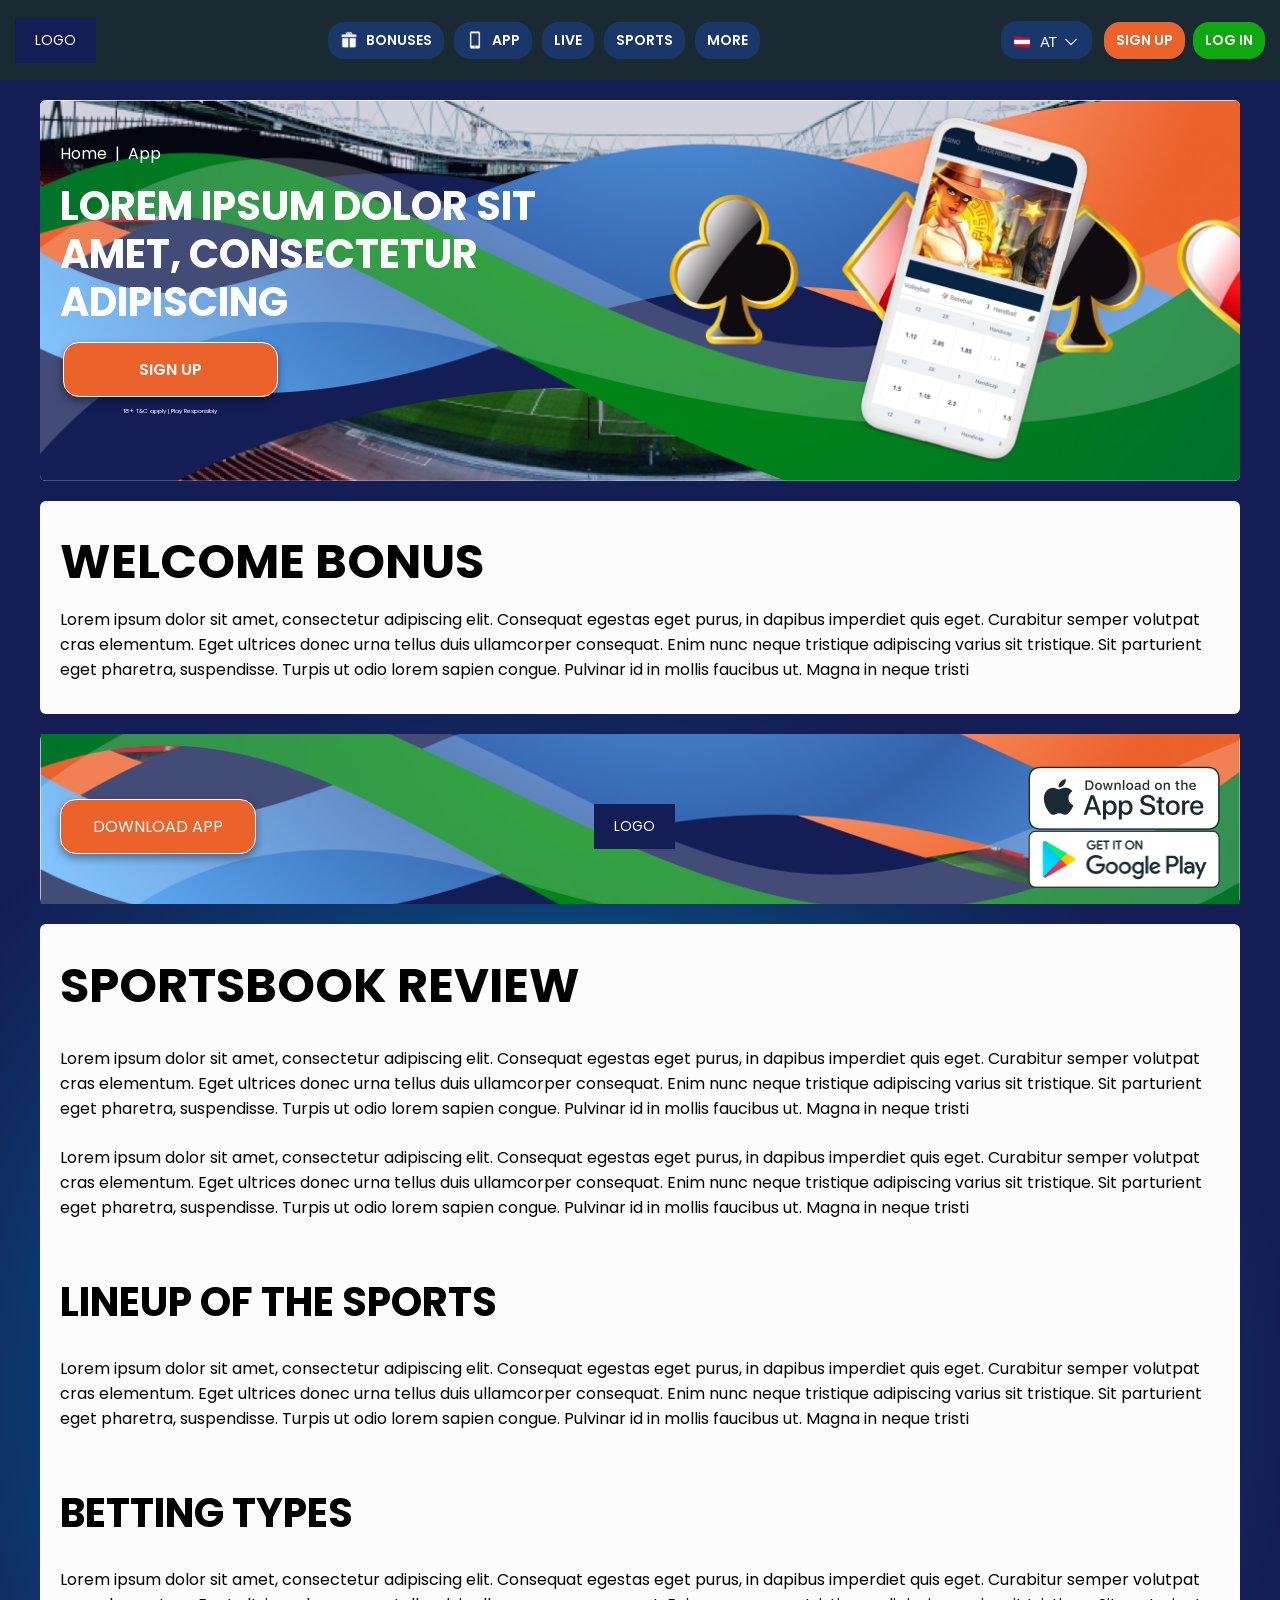
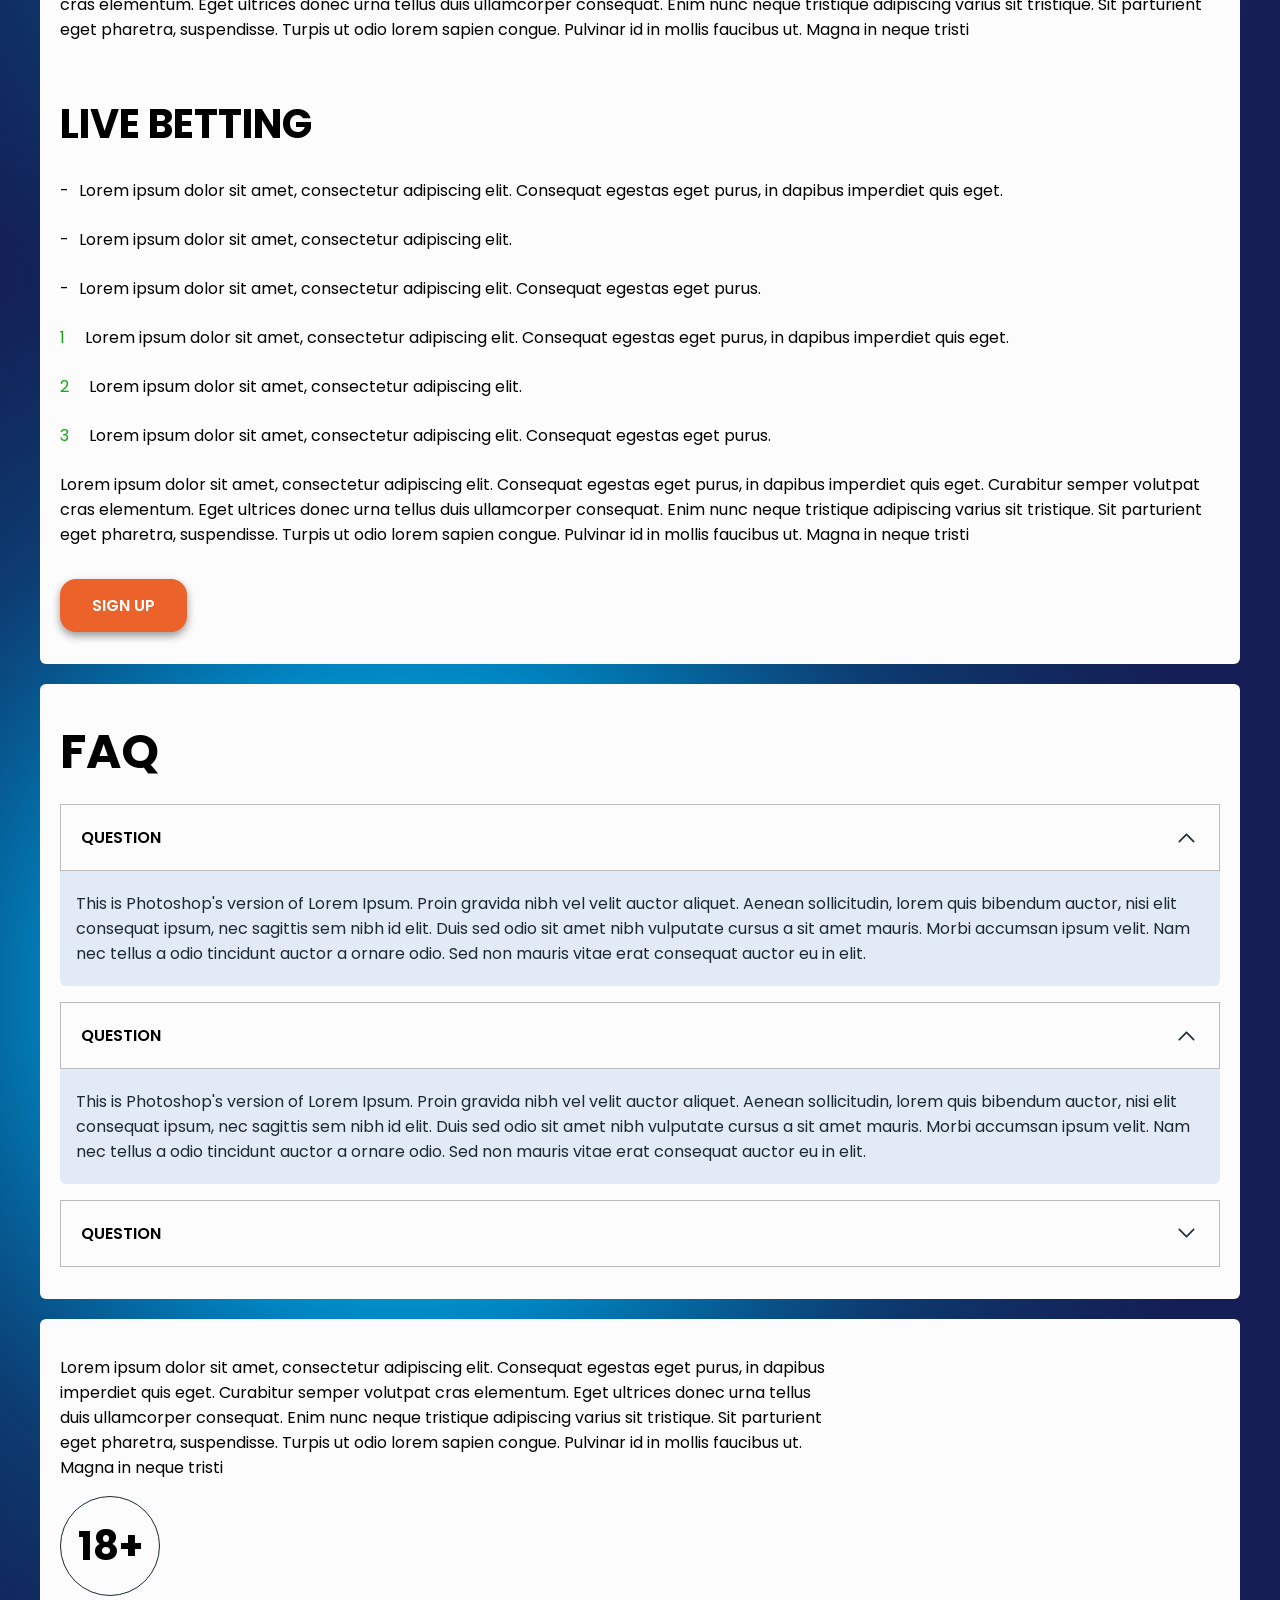
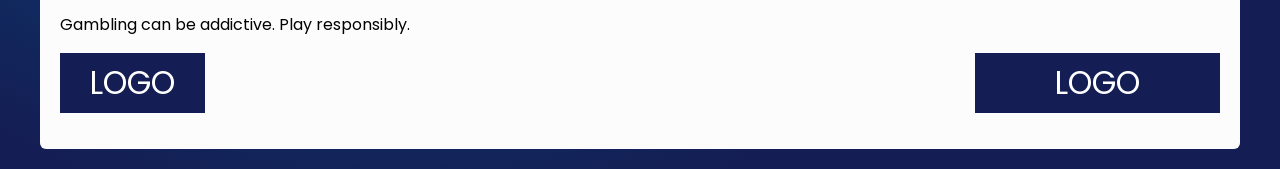
<file: app.html>
<!DOCTYPE html>
<html lang="en">
  <head>
    <meta charset="UTF-8" />
    <meta name="viewport" content="width=device-width, initial-scale=1.0" />
    <link rel="stylesheet" href="css/style.css" />
    <link rel="preconnect" href="https://fonts.googleapis.com" />
    <link rel="preconnect" href="https://fonts.gstatic.com" crossorigin />
    <link
      href="https://fonts.googleapis.com/css2?family=Poppins:wght@400;500;600;700&display=swap"
      rel="stylesheet"
    />
    <title>App</title>
  </head>
  <body class="page-app">
    <header class="navbar">
      <div class="navbar__container">
        <!-- Логотип -->
        <a href="./index.html" class="navbar__logo">
          <span class="navbar__logo-text">LOGO</span>
          <img src="assets/logo.png" alt="Logo" class="navbar__logo-img" />
        </a>

        <!-- Навигационные ссылки -->
        <nav class="navbar__nav">
          <ul class="navbar__list">
            <li class="navbar__item">
              <a href="./bonus.html" class="navbar__link">
                <img
                  src="assets/Gift.svg"
                  alt="Gift Icon"
                  class="navbar__icon"
                />
                <span>BONUSES</span>
              </a>
            </li>
            <li class="navbar__item">
              <a href="./app.html" class="navbar__link">
                <img
                  src="assets/iPhone.svg"
                  alt="iPhone Icon"
                  class="navbar__icon"
                />
                <span>APP</span>
              </a>
            </li>
            <li class="navbar__item navbar__item--live">
              <a href="#" class="navbar__link">LIVE</a>
            </li>
            <li class="navbar__item navbar__item--sports">
              <a href="#" class="navbar__link">SPORTS</a>
            </li>
            <li class="navbar__item navbar__item--more">
              <a href="#" class="navbar__link">MORE</a>
            </li>
          </ul>
        </nav>

        <div class="navbar__user-options">
          <!-- Dropdown меню -->
          <div class="navbar__dropdown">
            <button class="navbar__dropdown-btn">
              <img src="assets/Flag.svg" alt="Flag icon" class="navbar__icon" />
              <span>AT</span>
              <img
                class="navbar__arrow"
                src="assets/Arrow-down.svg"
                alt="Arrow down icon"
              />
            </button>
            <div class="navbar__dropdown-menu">
              <a href="#">Option 1</a>
              <a href="#">Option 2</a>
            </div>
          </div>

          <!-- Кнопки авторизации -->
          <div class="navbar__auth">
            <a href="#" class="navbar__auth-link navbar__auth-link--signup"
              >SIGN UP</a
            >
            <a href="#" class="navbar__auth-link navbar__auth-link--login"
              >LOG IN</a
            >
          </div>
        </div>

        <!-- Бургер-меню для мобильных устройств -->
        <div class="navbar__burger" id="burger-icon">
          <span class="burger-icon bar bar1"></span>
          <span class="burger-icon bar bar2"></span>
          <span class="burger-icon bar bar3"></span>
        </div>
      </div>
    </header>
    <main class="main">
      <div class="main__container">
        <section class="hero">
          <div class="hero__bg">
            <!-- Фон с изображением -->
          </div>
          <div class="hero__content">
            <div class="hero__header">
              <span>Home</span>
              <span> | </span>
              <span>App</span>
            </div>
            <h1 class="hero__title">
              Lorem ipsum dolor sit amet, consectetur adipiscing
            </h1>
            <div class="hero__btn-wrapper">
              <button class="hero__btn">SIGN UP</button>
              <p class="hero__small-text">18+ T&C apply | Play Responsibly</p>
            </div>
          </div>
        </section>

        <section class="offer">
          <h2 class="offer__title">WELCOME BONUS</h2>
          <p class="offer__text">
            Lorem ipsum dolor sit amet, consectetur adipiscing elit. Consequat
            egestas eget purus, in dapibus imperdiet quis eget. Curabitur semper
            volutpat cras elementum. Eget ultrices donec urna tellus duis
            ullamcorper consequat. Enim nunc neque tristique adipiscing varius
            sit tristique. Sit parturient eget pharetra, suspendisse. Turpis ut
            odio lorem sapien congue. Pulvinar id in mollis faucibus ut. Magna
            in neque tristi
          </p>
        </section>

        <section class="download">
          <div class="download__bg">
            <!-- Фон с изображением -->
          </div>
          <div class="download__list">
            <button>DOWNLOAD APP</button>
            <a href="./index.html" class="navbar__logo">
              <span class="navbar__logo-text">LOGO</span>
              <img src="assets/logo.png" alt="Logo" class="navbar__logo-img" />
            </a>
            <div class="download__store">
              <img src="assets/Badge.png" alt="App">
              <img src="assets/Badge-2.png" alt="App">
            </div>
          </div>
        </section>

        <section class="review">
          <div class="radiant radiant--review"></div>
          <div class="review__container">
            <h2 class="review__title">SPORTSBOOK REVIEW</h2>
            <p class="review__text">
              Lorem ipsum dolor sit amet, consectetur adipiscing elit.
              Consequat egestas eget purus, in dapibus imperdiet quis eget.
              Curabitur semper volutpat cras elementum. Eget ultrices donec
              urna tellus duis ullamcorper consequat. Enim nunc neque
              tristique adipiscing varius sit tristique. Sit parturient eget
              pharetra, suspendisse. Turpis ut odio lorem sapien congue.
              Pulvinar id in mollis faucibus ut. Magna in neque tristi
            </p>
            <p class="review__text">
              Lorem ipsum dolor sit amet, consectetur adipiscing elit.
              Consequat egestas eget purus, in dapibus imperdiet quis eget.
              Curabitur semper volutpat cras elementum. Eget ultrices donec
              urna tellus duis ullamcorper consequat. Enim nunc neque
              tristique adipiscing varius sit tristique. Sit parturient eget
              pharetra, suspendisse. Turpis ut odio lorem sapien congue.
              Pulvinar id in mollis faucibus ut. Magna in neque tristi
            </p>
  
            <h3 class="review__subtitle">LINEUP OF THE SPORTS</h3>
            <p class="review__text">
              Lorem ipsum dolor sit amet, consectetur adipiscing elit.
              Consequat egestas eget purus, in dapibus imperdiet quis eget.
              Curabitur semper volutpat cras elementum. Eget ultrices donec
              urna tellus duis ullamcorper consequat. Enim nunc neque
              tristique adipiscing varius sit tristique. Sit parturient eget
              pharetra, suspendisse. Turpis ut odio lorem sapien congue.
              Pulvinar id in mollis faucibus ut. Magna in neque tristi
            </p>
  
            <h3 class="review__subtitle">BETTING TYPES</h3>
            <p class="review__text">
              Lorem ipsum dolor sit amet, consectetur adipiscing elit.
              Consequat egestas eget purus, in dapibus imperdiet quis eget.
              Curabitur semper volutpat cras elementum. Eget ultrices donec
              urna tellus duis ullamcorper consequat. Enim nunc neque
              tristique adipiscing varius sit tristique. Sit parturient eget
              pharetra, suspendisse. Turpis ut odio lorem sapien congue.
              Pulvinar id in mollis faucibus ut. Magna in neque tristi
            </p>
  
            <h3 class="review__subtitle">LIVE BETTING</h3>
            <ul class="review__list">
              <li class="review__item">
                <span>-</span>
                <p>
                  Lorem ipsum dolor sit amet, consectetur adipiscing elit.
                  Consequat egestas eget purus, in dapibus imperdiet quis
                  eget.
                </p>
              </li>
              <li class="review__item">
                <span>-</span>
                <p>
                  Lorem ipsum dolor sit amet, consectetur adipiscing elit.
                </p>
              </li>
              <li class="review__item">
                <span>-</span>
                <p>
                  Lorem ipsum dolor sit amet, consectetur adipiscing elit.
                  Consequat egestas eget purus.
                </p>
              </li>
            </ul>
            <ul class="review__list">
              <li class="review__item">
                <span class="review__item-number">1</span>
                <p>
                  Lorem ipsum dolor sit amet, consectetur adipiscing elit.
                  Consequat egestas eget purus, in dapibus imperdiet quis
                  eget.
                </p>
              </li>
              <li class="review__item">
                <span class="review__item-number">2</span>
                <p>
                  Lorem ipsum dolor sit amet, consectetur adipiscing elit.
                </p>
              </li>
              <li class="review__item">
                <span class="review__item-number">3</span>
                <p>
                  Lorem ipsum dolor sit amet, consectetur adipiscing elit.
                  Consequat egestas eget purus.
                </p>
              </li>
            </ul>
            <p class="review__text">
              Lorem ipsum dolor sit amet, consectetur adipiscing elit.
              Consequat egestas eget purus, in dapibus imperdiet quis eget.
              Curabitur semper volutpat cras elementum. Eget ultrices donec
              urna tellus duis ullamcorper consequat. Enim nunc neque
              tristique adipiscing varius sit tristique. Sit parturient eget
              pharetra, suspendisse. Turpis ut odio lorem sapien congue.
              Pulvinar id in mollis faucibus ut. Magna in neque tristi
            </p>
  
            <button class="review__btn">sign up</button>
          </div>
        </section>
        
        <section class="faq">
          <div class="radiant radiant--faq"></div>
          <h2 class="faq__title">FAQ</h2>
          <div class="faq__item active">
            <div class="faq__question">
              <button class="faq__btn">Question</button>
              <img
                class="faq__arrow"
                src="assets/faq-arrow-down.svg"
                alt="Arrow down"
              />
            </div>
            <div class="faq__answer">
              <p>
                This is Photoshop's version of Lorem Ipsum. Proin gravida nibh
                vel velit auctor aliquet. Aenean sollicitudin, lorem quis
                bibendum auctor, nisi elit consequat ipsum, nec sagittis sem
                nibh id elit. Duis sed odio sit amet nibh vulputate cursus a
                sit amet mauris. Morbi accumsan ipsum velit. Nam nec tellus a
                odio tincidunt auctor a ornare odio. Sed non mauris vitae erat
                consequat auctor eu in elit.
              </p>
            </div>
          </div>
  
          <div class="faq__item active">
            <div class="faq__question">
              <button class="faq__btn">Question</button>
              <img
                class="faq__arrow"
                src="assets/faq-arrow-down.svg"
                alt="Arrow down"
              />
            </div>
            <div class="faq__answer">
              <p>
                This is Photoshop's version of Lorem Ipsum. Proin gravida nibh
                vel velit auctor aliquet. Aenean sollicitudin, lorem quis
                bibendum auctor, nisi elit consequat ipsum, nec sagittis sem
                nibh id elit. Duis sed odio sit amet nibh vulputate cursus a
                sit amet mauris. Morbi accumsan ipsum velit. Nam nec tellus a
                odio tincidunt auctor a ornare odio. Sed non mauris vitae erat
                consequat auctor eu in elit.
              </p>
            </div>
          </div>
  
          <div class="faq__item">
            <div class="faq__question">
              <button class="faq__btn">Question</button>
              <img
                class="faq__arrow"
                src="assets/faq-arrow-down.svg"
                alt="Arrow down"
              />
            </div>
            <div class="faq__answer">
              <p>
                This is Photoshop's version of Lorem Ipsum. Proin gravida nibh
                vel velit auctor aliquet. Aenean sollicitudin, lorem quis
                bibendum auctor, nisi elit consequat ipsum, nec sagittis sem
                nibh id elit. Duis sed odio sit amet nibh vulputate cursus a
                sit amet mauris. Morbi accumsan ipsum velit. Nam nec tellus a
                odio tincidunt auctor a ornare odio. Sed non mauris vitae erat
                consequat auctor eu in elit.
              </p>
            </div>
          </div>
        </section>

        <footer class="footer">
          <div class="footer__header">
            <p class="footer__title">
              Lorem ipsum dolor sit amet, consectetur adipiscing elit.
              Consequat egestas eget purus, in dapibus imperdiet quis eget.
              Curabitur semper volutpat cras elementum. Eget ultrices donec
              urna tellus duis ullamcorper consequat. Enim nunc neque
              tristique adipiscing varius sit tristique. Sit parturient eget
              pharetra, suspendisse. Turpis ut odio lorem sapien congue.
              Pulvinar id in mollis faucibus ut. Magna in neque tristi
            </p>
            <p class="footer__age">18+</p>
          </div>
          <p class="footer__subtitle">
            Gambling can be addictive. Play responsibly.
          </p>
          <div class="footer__logo-block">
            <div class="footer__logo-left">LOGO</div>
            <div class="footer__logo-right">LOGO</div>
          </div>
        </footer>
      </div>
    </main>

    <script src="js/script.js"></script>
  </body>
</html>
</file>
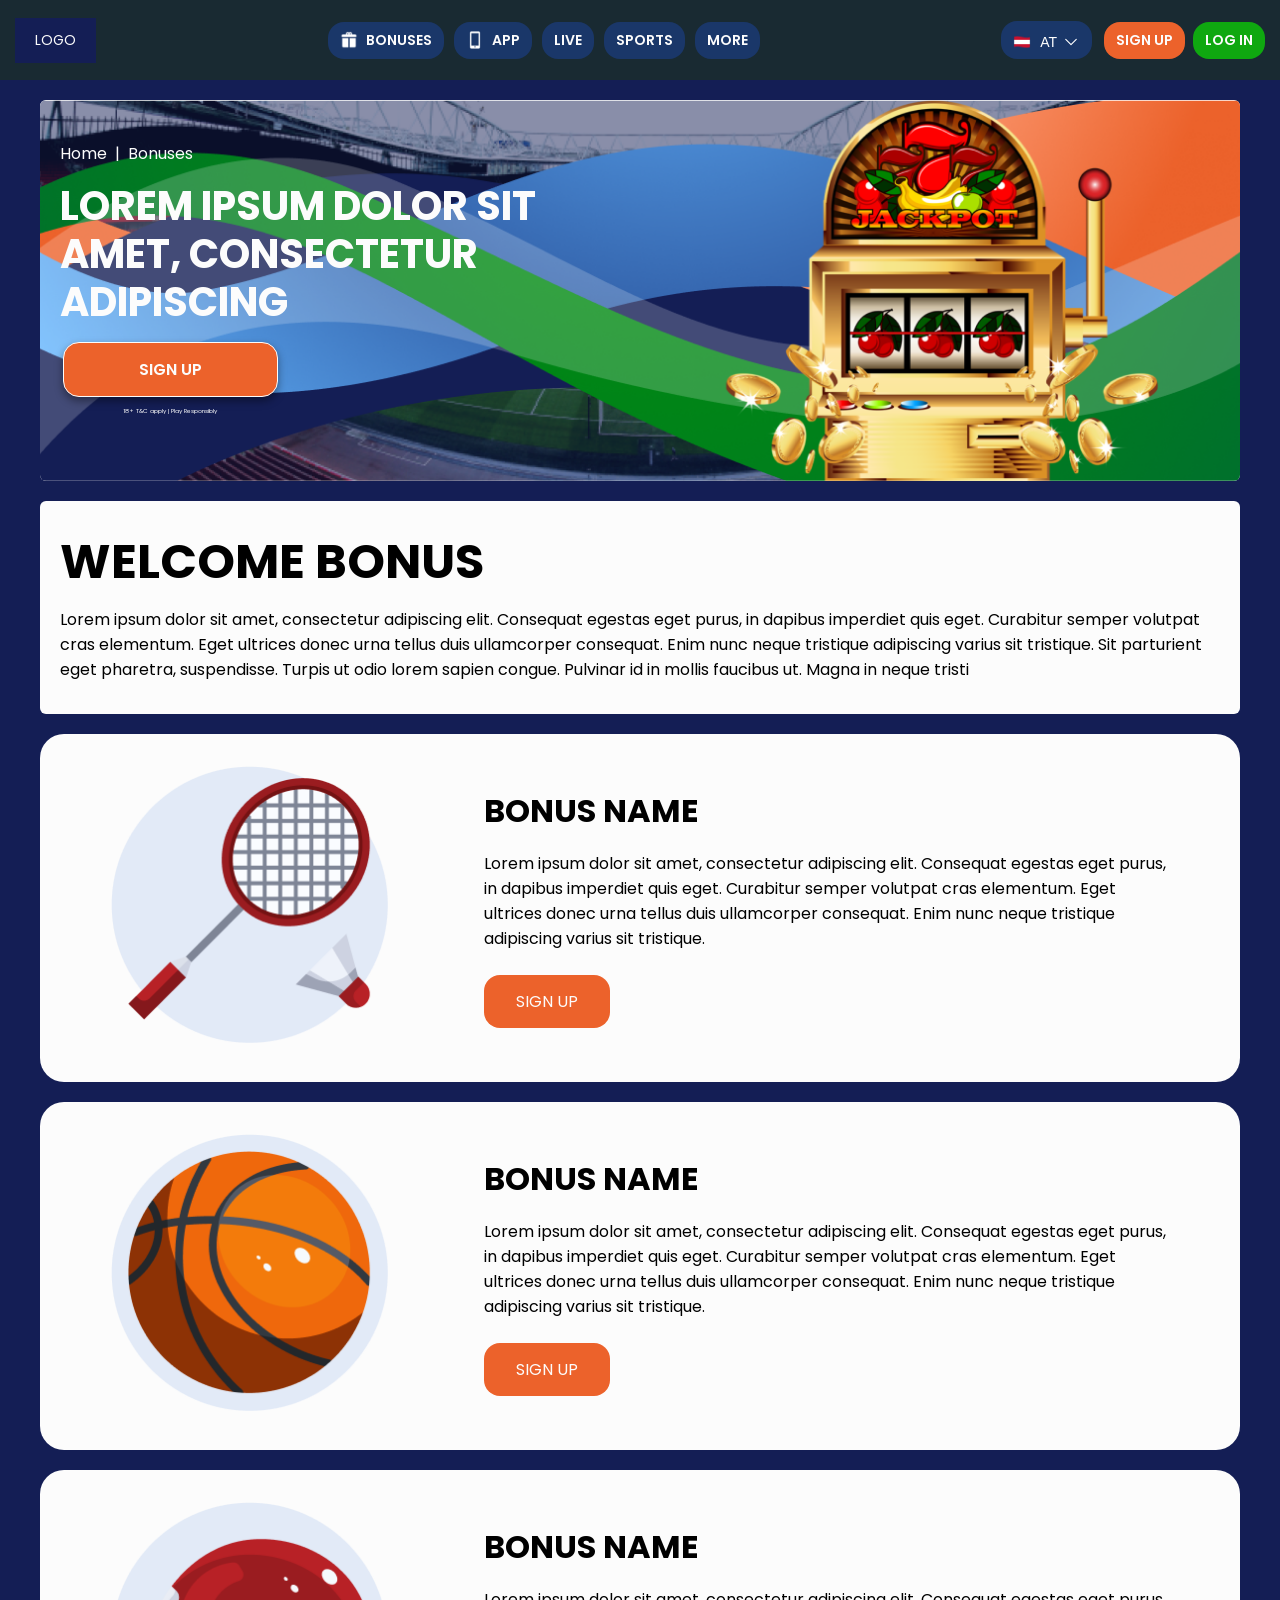
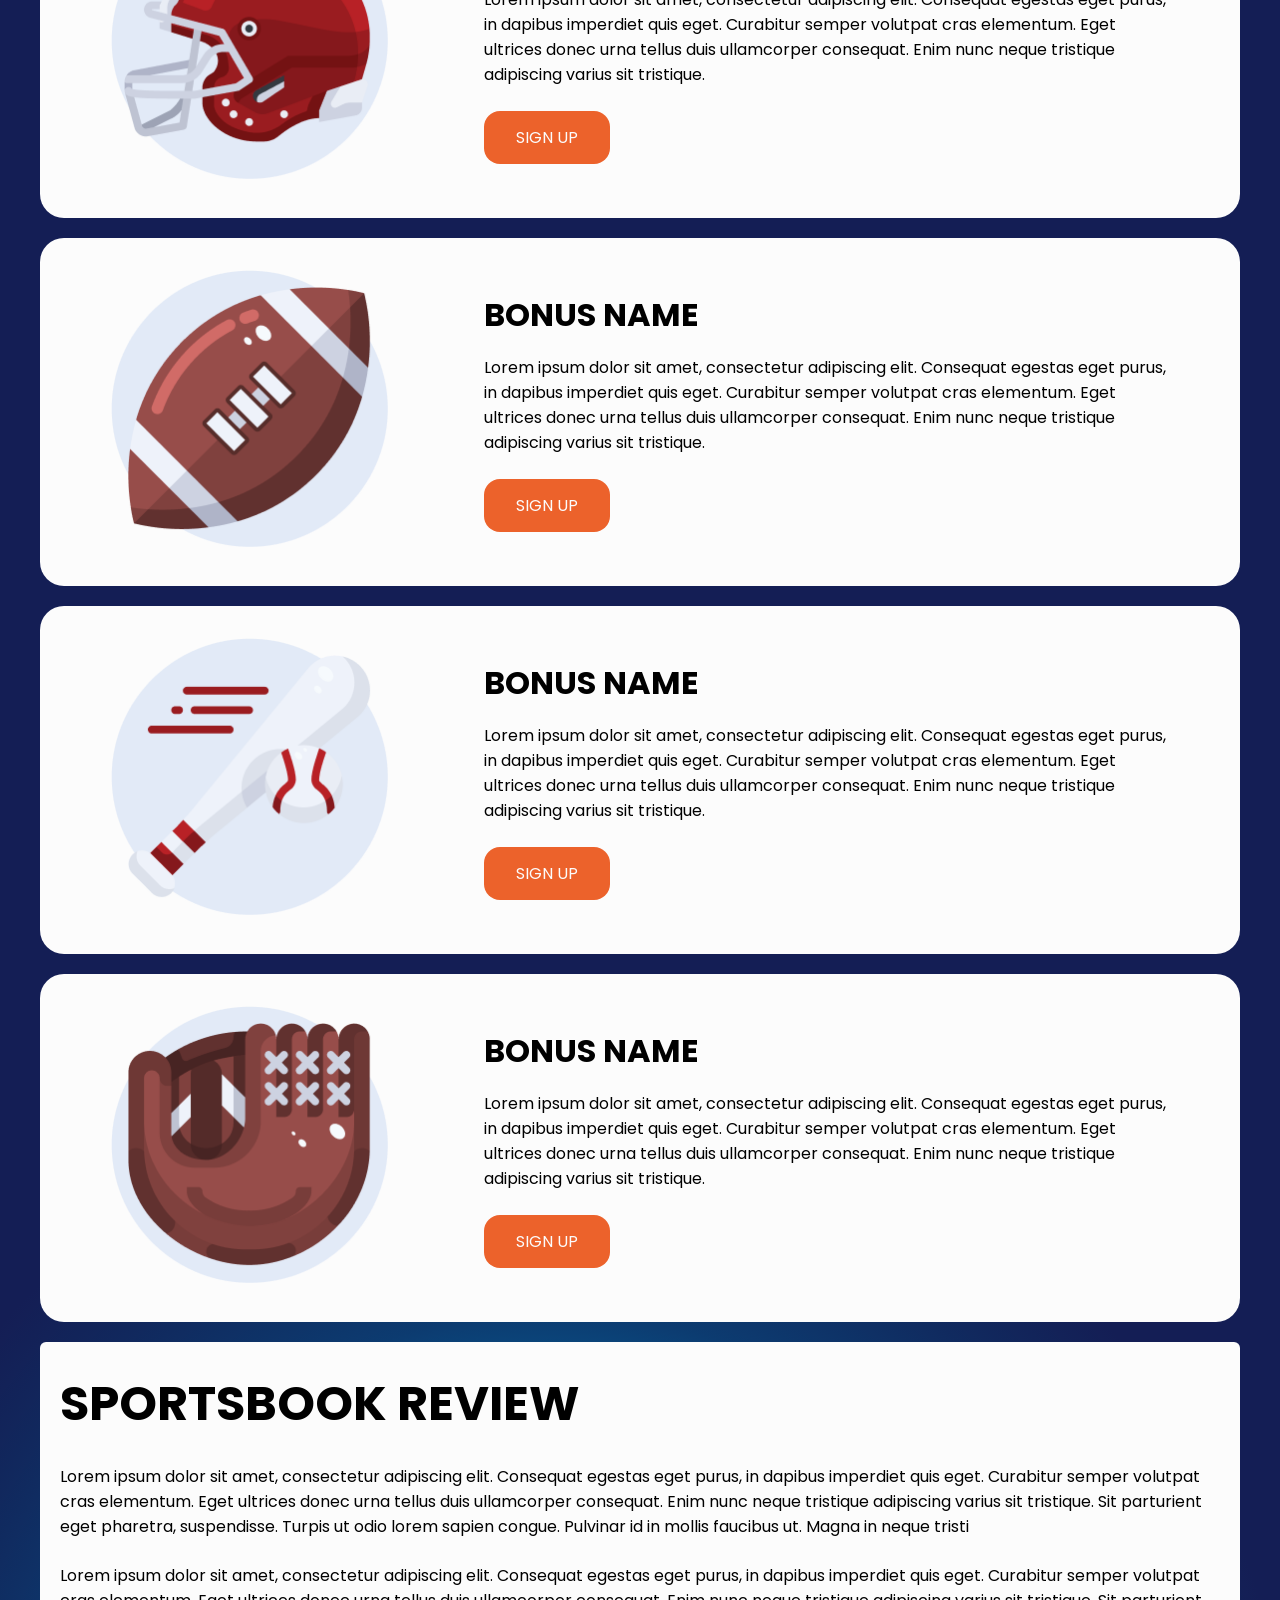
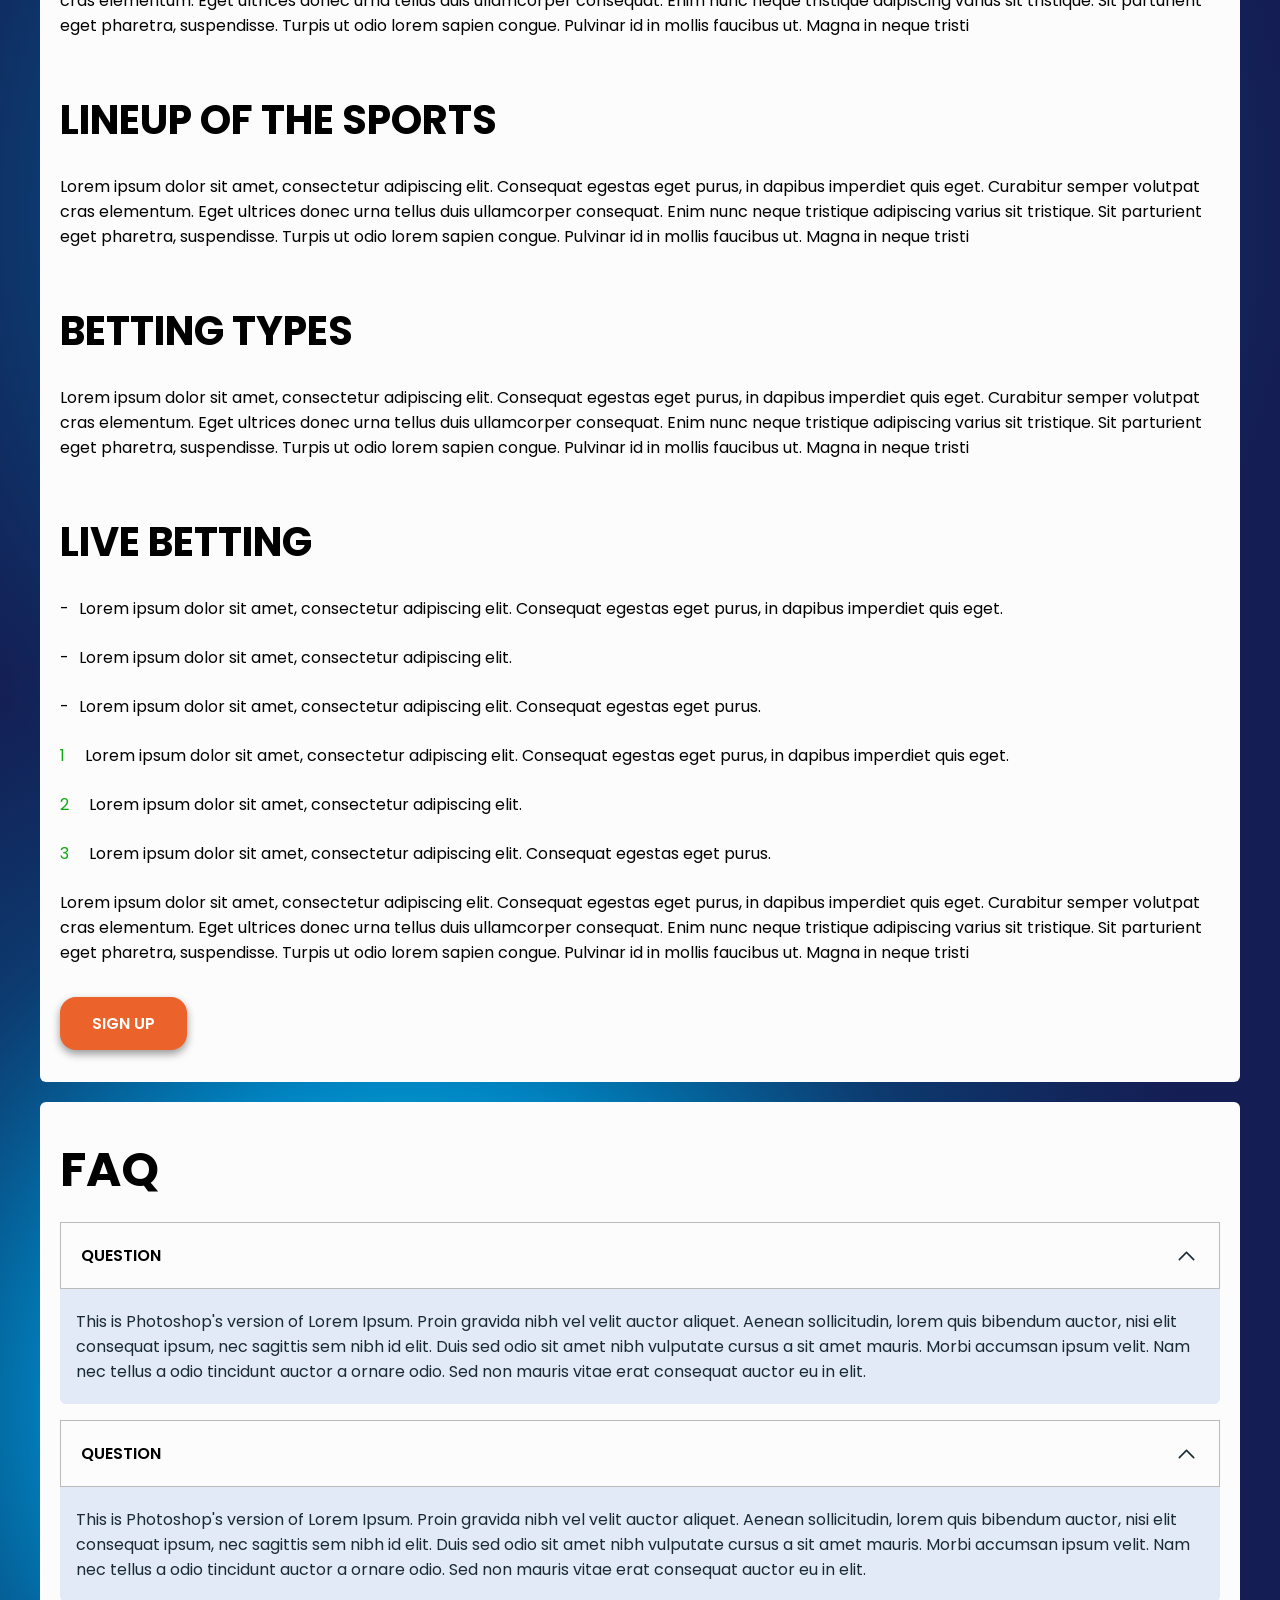
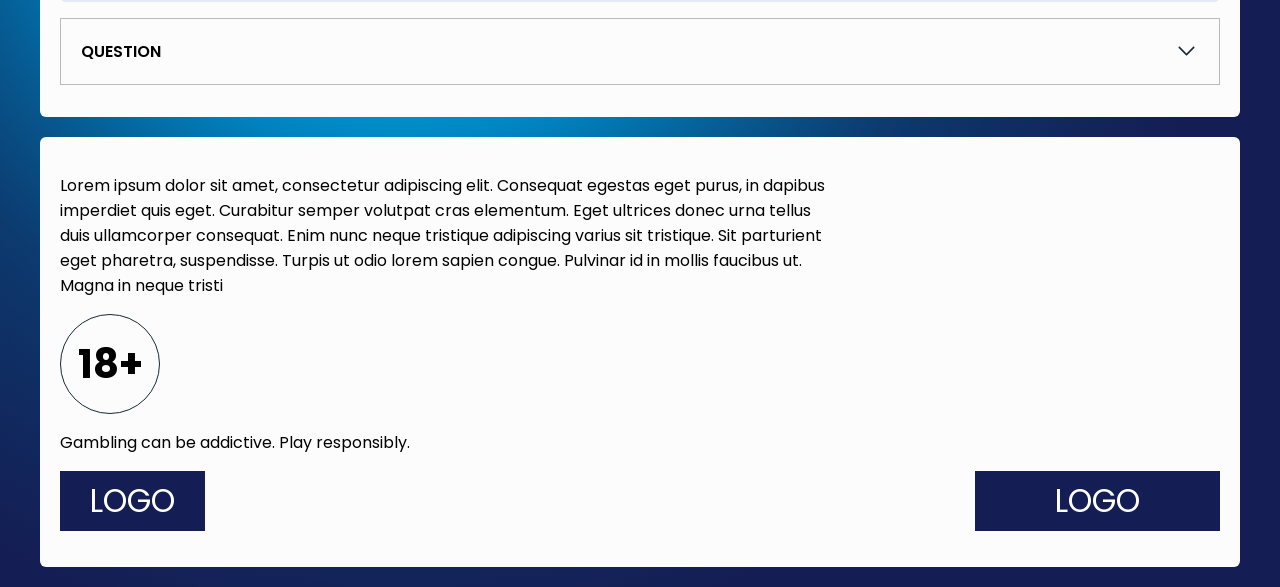
<file: bonus.html>
<!DOCTYPE html>
<html lang="en">
  <head>
    <meta charset="UTF-8" />
    <meta name="viewport" content="width=device-width, initial-scale=1.0" />
    <link rel="stylesheet" href="css/style.css" />
    <link rel="preconnect" href="https://fonts.googleapis.com" />
    <link rel="preconnect" href="https://fonts.gstatic.com" crossorigin />
    <link
      href="https://fonts.googleapis.com/css2?family=Poppins:wght@400;500;600;700&display=swap"
      rel="stylesheet"
    />
    <title>Bonus</title>
  </head>
  <body class="page-bonus">
    <header class="navbar">
      <div class="navbar__container">
        <!-- Логотип -->
        <a href="./index.html" class="navbar__logo">
          <span class="navbar__logo-text">LOGO</span>
          <img src="assets/logo.png" alt="Logo" class="navbar__logo-img" />
        </a>

        <!-- Навигационные ссылки -->
        <nav class="navbar__nav">
          <ul class="navbar__list">
            <li class="navbar__item">
              <a href="./bonus.html" class="navbar__link">
                <img
                  src="assets/Gift.svg"
                  alt="Gift Icon"
                  class="navbar__icon"
                />
                <span>BONUSES</span>
              </a>
            </li>
            <li class="navbar__item">
              <a href="./app.html" class="navbar__link">
                <img
                  src="assets/iPhone.svg"
                  alt="iPhone Icon"
                  class="navbar__icon"
                />
                <span>APP</span>
              </a>
            </li>
            <li class="navbar__item navbar__item--live">
              <a href="#" class="navbar__link">LIVE</a>
            </li>
            <li class="navbar__item navbar__item--sports">
              <a href="#" class="navbar__link">SPORTS</a>
            </li>
            <li class="navbar__item navbar__item--more">
              <a href="#" class="navbar__link">MORE</a>
            </li>
          </ul>
        </nav>

        <div class="navbar__user-options">
          <!-- Dropdown меню -->
          <div class="navbar__dropdown">
            <button class="navbar__dropdown-btn">
              <img src="assets/Flag.svg" alt="Flag icon" class="navbar__icon" />
              <span>AT</span>
              <img
                class="navbar__arrow"
                src="assets/Arrow-down.svg"
                alt="Arrow down icon"
              />
            </button>
            <div class="navbar__dropdown-menu">
              <a href="#">Option 1</a>
              <a href="#">Option 2</a>
            </div>
          </div>

          <!-- Кнопки авторизации -->
          <div class="navbar__auth">
            <a href="#" class="navbar__auth-link navbar__auth-link--signup"
              >SIGN UP</a
            >
            <a href="#" class="navbar__auth-link navbar__auth-link--login"
              >LOG IN</a
            >
          </div>
        </div>

        <!-- Бургер-меню для мобильных устройств -->
        <div class="navbar__burger" id="burger-icon">
          <span class="burger-icon bar bar1"></span>
          <span class="burger-icon bar bar2"></span>
          <span class="burger-icon bar bar3"></span>
        </div>
      </div>
    </header>
    <main class="main">
      <div class="main__container">
        <section class="hero">
          <div class="hero__bg">
            <!-- Фон с изображением -->
          </div>
          <div class="hero__content">
            <div class="hero__header">
              <span>Home</span>
              <span> | </span>
              <span>Bonuses</span>
            </div>
            <h1 class="hero__title">
              Lorem ipsum dolor sit amet, consectetur adipiscing
            </h1>
            <div class="hero__btn-wrapper">
              <button class="hero__btn">SIGN UP</button>
              <p class="hero__small-text">18+ T&C apply | Play Responsibly</p>
            </div>
          </div>
        </section>

        <section class="offer">
          <h2 class="offer__title">WELCOME BONUS</h2>
          <p class="offer__text">
            Lorem ipsum dolor sit amet, consectetur adipiscing elit. Consequat
            egestas eget purus, in dapibus imperdiet quis eget. Curabitur semper
            volutpat cras elementum. Eget ultrices donec urna tellus duis
            ullamcorper consequat. Enim nunc neque tristique adipiscing varius
            sit tristique. Sit parturient eget pharetra, suspendisse. Turpis ut
            odio lorem sapien congue. Pulvinar id in mollis faucibus ut. Magna
            in neque tristi
          </p>
        </section>

        <section class="events">
          <ul class="events__list">
            <li class="events__item">
              <figure class="events__img-wrapper">
                <img src="assets/bonuspage-events-1.png" alt="Event item" />
              </figure>
              <div class="events__right">
                <h2>BONUS NAME</h2>
                <p>
                  Lorem ipsum dolor sit amet, consectetur adipiscing elit.
                  Consequat egestas eget purus, in dapibus imperdiet quis eget.
                  Curabitur semper volutpat cras elementum. Eget ultrices donec
                  urna tellus duis ullamcorper consequat. Enim nunc neque
                  tristique adipiscing varius sit tristique.
                </p>
                <button class="events__btn">SIGN UP</button>
              </div>
            </li>
          </ul>
        </section>

        <section class="events">
          <ul class="events__list">
            <li class="events__item">
              <figure class="events__img-wrapper">
                <img src="assets/bonuspage-events-2.png" alt="Event item" />
              </figure>
              <div class="events__right">
                <h2>BONUS NAME</h2>
                <p>
                  Lorem ipsum dolor sit amet, consectetur adipiscing elit.
                  Consequat egestas eget purus, in dapibus imperdiet quis eget.
                  Curabitur semper volutpat cras elementum. Eget ultrices donec
                  urna tellus duis ullamcorper consequat. Enim nunc neque
                  tristique adipiscing varius sit tristique.
                </p>
                <button class="events__btn">SIGN UP</button>
              </div>
            </li>
          </ul>
        </section>

        <section class="events">
          <ul class="events__list">
            <li class="events__item">
              <figure class="events__img-wrapper">
                <img src="assets/bonuspage-events-3.png" alt="Event item" />
              </figure>
              <div class="events__right">
                <h2>BONUS NAME</h2>
                <p>
                  Lorem ipsum dolor sit amet, consectetur adipiscing elit.
                  Consequat egestas eget purus, in dapibus imperdiet quis eget.
                  Curabitur semper volutpat cras elementum. Eget ultrices donec
                  urna tellus duis ullamcorper consequat. Enim nunc neque
                  tristique adipiscing varius sit tristique.
                </p>
                <button class="events__btn">SIGN UP</button>
              </div>
            </li>
          </ul>
        </section>

        <section class="events">
          <ul class="events__list">
            <li class="events__item">
              <figure class="events__img-wrapper">
                <img src="assets/bonuspage-events-4.png" alt="Event item" />
              </figure>
              <div class="events__right">
                <h2>BONUS NAME</h2>
                <p>
                  Lorem ipsum dolor sit amet, consectetur adipiscing elit.
                  Consequat egestas eget purus, in dapibus imperdiet quis eget.
                  Curabitur semper volutpat cras elementum. Eget ultrices donec
                  urna tellus duis ullamcorper consequat. Enim nunc neque
                  tristique adipiscing varius sit tristique.
                </p>
                <button class="events__btn">SIGN UP</button>
              </div>
            </li>
          </ul>
        </section>

        <section class="events">
          <ul class="events__list">
            <li class="events__item">
              <figure class="events__img-wrapper">
                <img src="assets/bonuspage-events-5.png" alt="Event item" />
              </figure>
              <div class="events__right">
                <h2>BONUS NAME</h2>
                <p>
                  Lorem ipsum dolor sit amet, consectetur adipiscing elit.
                  Consequat egestas eget purus, in dapibus imperdiet quis eget.
                  Curabitur semper volutpat cras elementum. Eget ultrices donec
                  urna tellus duis ullamcorper consequat. Enim nunc neque
                  tristique adipiscing varius sit tristique.
                </p>
                <button class="events__btn">SIGN UP</button>
              </div>
            </li>
          </ul>
        </section>

        <section class="events">
          <ul class="events__list">
            <li class="events__item">
              <figure class="events__img-wrapper">
                <img src="assets/bonuspage-events-6.png" alt="Event item" />
              </figure>
              <div class="events__right">
                <h2>BONUS NAME</h2>
                <p>
                  Lorem ipsum dolor sit amet, consectetur adipiscing elit.
                  Consequat egestas eget purus, in dapibus imperdiet quis eget.
                  Curabitur semper volutpat cras elementum. Eget ultrices donec
                  urna tellus duis ullamcorper consequat. Enim nunc neque
                  tristique adipiscing varius sit tristique.
                </p>
                <button class="events__btn">SIGN UP</button>
              </div>
            </li>
          </ul>
        </section>

        <section class="review">
          <div class="radiant radiant--review"></div>
          <div class="review__container">
            <h2 class="review__title">SPORTSBOOK REVIEW</h2>
            <p class="review__text">
              Lorem ipsum dolor sit amet, consectetur adipiscing elit.
              Consequat egestas eget purus, in dapibus imperdiet quis eget.
              Curabitur semper volutpat cras elementum. Eget ultrices donec
              urna tellus duis ullamcorper consequat. Enim nunc neque
              tristique adipiscing varius sit tristique. Sit parturient eget
              pharetra, suspendisse. Turpis ut odio lorem sapien congue.
              Pulvinar id in mollis faucibus ut. Magna in neque tristi
            </p>
            <p class="review__text">
              Lorem ipsum dolor sit amet, consectetur adipiscing elit.
              Consequat egestas eget purus, in dapibus imperdiet quis eget.
              Curabitur semper volutpat cras elementum. Eget ultrices donec
              urna tellus duis ullamcorper consequat. Enim nunc neque
              tristique adipiscing varius sit tristique. Sit parturient eget
              pharetra, suspendisse. Turpis ut odio lorem sapien congue.
              Pulvinar id in mollis faucibus ut. Magna in neque tristi
            </p>
  
            <h3 class="review__subtitle">LINEUP OF THE SPORTS</h3>
            <p class="review__text">
              Lorem ipsum dolor sit amet, consectetur adipiscing elit.
              Consequat egestas eget purus, in dapibus imperdiet quis eget.
              Curabitur semper volutpat cras elementum. Eget ultrices donec
              urna tellus duis ullamcorper consequat. Enim nunc neque
              tristique adipiscing varius sit tristique. Sit parturient eget
              pharetra, suspendisse. Turpis ut odio lorem sapien congue.
              Pulvinar id in mollis faucibus ut. Magna in neque tristi
            </p>
  
            <h3 class="review__subtitle">BETTING TYPES</h3>
            <p class="review__text">
              Lorem ipsum dolor sit amet, consectetur adipiscing elit.
              Consequat egestas eget purus, in dapibus imperdiet quis eget.
              Curabitur semper volutpat cras elementum. Eget ultrices donec
              urna tellus duis ullamcorper consequat. Enim nunc neque
              tristique adipiscing varius sit tristique. Sit parturient eget
              pharetra, suspendisse. Turpis ut odio lorem sapien congue.
              Pulvinar id in mollis faucibus ut. Magna in neque tristi
            </p>
  
            <h3 class="review__subtitle">LIVE BETTING</h3>
            <ul class="review__list">
              <li class="review__item">
                <span>-</span>
                <p>
                  Lorem ipsum dolor sit amet, consectetur adipiscing elit.
                  Consequat egestas eget purus, in dapibus imperdiet quis
                  eget.
                </p>
              </li>
              <li class="review__item">
                <span>-</span>
                <p>
                  Lorem ipsum dolor sit amet, consectetur adipiscing elit.
                </p>
              </li>
              <li class="review__item">
                <span>-</span>
                <p>
                  Lorem ipsum dolor sit amet, consectetur adipiscing elit.
                  Consequat egestas eget purus.
                </p>
              </li>
            </ul>
            <ul class="review__list">
              <li class="review__item">
                <span class="review__item-number">1</span>
                <p>
                  Lorem ipsum dolor sit amet, consectetur adipiscing elit.
                  Consequat egestas eget purus, in dapibus imperdiet quis
                  eget.
                </p>
              </li>
              <li class="review__item">
                <span class="review__item-number">2</span>
                <p>
                  Lorem ipsum dolor sit amet, consectetur adipiscing elit.
                </p>
              </li>
              <li class="review__item">
                <span class="review__item-number">3</span>
                <p>
                  Lorem ipsum dolor sit amet, consectetur adipiscing elit.
                  Consequat egestas eget purus.
                </p>
              </li>
            </ul>
            <p class="review__text">
              Lorem ipsum dolor sit amet, consectetur adipiscing elit.
              Consequat egestas eget purus, in dapibus imperdiet quis eget.
              Curabitur semper volutpat cras elementum. Eget ultrices donec
              urna tellus duis ullamcorper consequat. Enim nunc neque
              tristique adipiscing varius sit tristique. Sit parturient eget
              pharetra, suspendisse. Turpis ut odio lorem sapien congue.
              Pulvinar id in mollis faucibus ut. Magna in neque tristi
            </p>
  
            <button class="review__btn">sign up</button>
          </div>
        </section>
        
        <section class="faq">
          <div class="radiant radiant--faq"></div>
          <h2 class="faq__title">FAQ</h2>
          <div class="faq__item active">
            <div class="faq__question">
              <button class="faq__btn">Question</button>
              <img
                class="faq__arrow"
                src="assets/faq-arrow-down.svg"
                alt="Arrow down"
              />
            </div>
            <div class="faq__answer">
              <p>
                This is Photoshop's version of Lorem Ipsum. Proin gravida nibh
                vel velit auctor aliquet. Aenean sollicitudin, lorem quis
                bibendum auctor, nisi elit consequat ipsum, nec sagittis sem
                nibh id elit. Duis sed odio sit amet nibh vulputate cursus a
                sit amet mauris. Morbi accumsan ipsum velit. Nam nec tellus a
                odio tincidunt auctor a ornare odio. Sed non mauris vitae erat
                consequat auctor eu in elit.
              </p>
            </div>
          </div>
  
          <div class="faq__item active">
            <div class="faq__question">
              <button class="faq__btn">Question</button>
              <img
                class="faq__arrow"
                src="assets/faq-arrow-down.svg"
                alt="Arrow down"
              />
            </div>
            <div class="faq__answer">
              <p>
                This is Photoshop's version of Lorem Ipsum. Proin gravida nibh
                vel velit auctor aliquet. Aenean sollicitudin, lorem quis
                bibendum auctor, nisi elit consequat ipsum, nec sagittis sem
                nibh id elit. Duis sed odio sit amet nibh vulputate cursus a
                sit amet mauris. Morbi accumsan ipsum velit. Nam nec tellus a
                odio tincidunt auctor a ornare odio. Sed non mauris vitae erat
                consequat auctor eu in elit.
              </p>
            </div>
          </div>
  
          <div class="faq__item">
            <div class="faq__question">
              <button class="faq__btn">Question</button>
              <img
                class="faq__arrow"
                src="assets/faq-arrow-down.svg"
                alt="Arrow down"
              />
            </div>
            <div class="faq__answer">
              <p>
                This is Photoshop's version of Lorem Ipsum. Proin gravida nibh
                vel velit auctor aliquet. Aenean sollicitudin, lorem quis
                bibendum auctor, nisi elit consequat ipsum, nec sagittis sem
                nibh id elit. Duis sed odio sit amet nibh vulputate cursus a
                sit amet mauris. Morbi accumsan ipsum velit. Nam nec tellus a
                odio tincidunt auctor a ornare odio. Sed non mauris vitae erat
                consequat auctor eu in elit.
              </p>
            </div>
          </div>
        </section>

        <footer class="footer">
          <div class="footer__header">
            <p class="footer__title">
              Lorem ipsum dolor sit amet, consectetur adipiscing elit.
              Consequat egestas eget purus, in dapibus imperdiet quis eget.
              Curabitur semper volutpat cras elementum. Eget ultrices donec
              urna tellus duis ullamcorper consequat. Enim nunc neque
              tristique adipiscing varius sit tristique. Sit parturient eget
              pharetra, suspendisse. Turpis ut odio lorem sapien congue.
              Pulvinar id in mollis faucibus ut. Magna in neque tristi
            </p>
            <p class="footer__age">18+</p>
          </div>
          <p class="footer__subtitle">
            Gambling can be addictive. Play responsibly.
          </p>
          <div class="footer__logo-block">
            <div class="footer__logo-left">LOGO</div>
            <div class="footer__logo-right">LOGO</div>
          </div>
        </footer>
      </div>
    </main>

    <script src="js/script.js"></script>
  </body>
</html>
</file>
<file: css/style.css>
* {
  margin: 0;
  padding: 0;
  box-sizing: border-box;
}

a {
  color: #fcfcfc;
  text-decoration: none;
}

ul {
  list-style: none;
}

body {
  font-family: "Poppins", sans-serif;
  background-color: #141e55;
}

.visually-hidden {
  position: absolute;
  width: 1px;
  height: 1px;
  padding: 0;
  margin: -1px;
  overflow: hidden;
  clip: rect(0, 0, 0, 0);
  white-space: nowrap;
  border: 0;
}

.navbar {
  width: 100%;
  height: 80px;
  background-color: #192A32;
  display: flex;
  flex-direction: row;
  justify-content: center;
  align-items: center;
  gap: 0;
  padding: 12px 0;
  position: relative;
  z-index: 20;
}
.navbar__container {
  width: 100%;
  max-width: 1270px;
  padding: 0 10px;
  display: flex;
  flex-direction: row;
  justify-content: space-between;
  align-items: center;
  gap: 16px;
}
.navbar__logo {
  background-color: #141e55;
  padding: 14.5px 32px;
  font-size: 20px;
  margin-right: 16px;
}
.navbar__logo-img {
  display: none;
}
.navbar__user-options {
  display: flex;
  gap: 12px;
}
.navbar__nav {
  flex-grow: 1;
}
.navbar__list {
  display: flex;
  flex-direction: row;
  justify-content: center;
  align-items: center;
  gap: 21px;
}
.navbar__item {
  background-color: #1A3769;
  border-radius: 16px;
}
.navbar__link {
  display: flex;
  flex-direction: row;
  justify-content: center;
  align-items: center;
  gap: 10px;
  padding: 12px 24px;
  font-weight: 600;
}
.navbar__icon {
  width: 24px;
  height: 24px;
}
.navbar__dropdown {
  position: relative;
  border-radius: 16px;
  background-color: #1A3769;
  margin-left: 34px;
}
.navbar__dropdown-btn {
  padding: 12px 24px;
  background: none;
  border: none;
  color: #fff;
  font-size: 16px;
  display: flex;
  flex-direction: row;
  justify-content: flex-start;
  align-items: center;
  gap: 0;
  gap: 5px;
  cursor: pointer;
}
.navbar__dropdown-btn span {
  margin-left: 8px;
}
.navbar__dropdown-menu {
  position: absolute;
  width: 100%;
  text-align: center;
  top: 100%;
  left: 0;
  background-color: #192A32;
  display: none;
  flex-direction: column;
  gap: 10px;
  padding: 10px;
  border-radius: 5px;
}
.navbar__arrow {
  transition: all 0.3s ease-in-out;
}
.navbar__auth {
  display: flex;
  flex-direction: row;
  justify-content: center;
  align-items: center;
  gap: 16px;
}
.navbar__auth-link {
  color: #fcfcfc;
  text-decoration: none;
  font-family: inherit;
  font-size: 16px;
  display: flex;
  align-items: center;
  gap: 5px;
  background-color: #EC622B;
  padding: 14px 32px;
  border-radius: 16px;
  transition: background-color 0.3s ease-in-out;
  font-weight: 600;
  white-space: nowrap;
}
.navbar__auth-link:hover {
  background-color: rgb(240.1948051948, 132.6623376623, 89.8051948052);
}
.navbar__auth-link--login {
  background-color: #0FA810;
}
.navbar__auth-link--login:hover {
  background-color: rgb(17.5081967213, 196.0918032787, 18.6754098361);
}
.navbar__burger {
  display: none;
  position: relative;
  cursor: pointer;
  flex-direction: column;
  justify-content: center;
  align-items: center;
  gap: 5px;
  transition: all 0.3s ease;
  margin-right: 6px;
}
.navbar__burger .burger-icon {
  width: 22px;
  height: 3px;
  background-color: white;
  border-radius: 5px;
  transition: all 0.3s ease;
}
.navbar__burger.active {
  transform: translateX(4px);
  transition: all 0.3s ease;
}
.navbar__burger .bar1 {
  transform-origin: top left;
}
.navbar__burger .bar3 {
  transform-origin: bottom left;
}
.navbar__burger.active .bar1 {
  transform: rotate(45deg) translate(0px, 1px);
}
.navbar__burger.active .bar2 {
  opacity: 0;
}
.navbar__burger.active .bar3 {
  transform: rotate(-45deg) translate(0px, -1px);
}

.main {
  overflow: hidden;
}
.main__container {
  margin: 20px auto;
  padding: 0 20px;
  max-width: 1280px;
  display: flex;
  flex-direction: row;
  justify-content: center;
  align-items: flex-start;
  gap: 20px;
}

.app {
  position: relative;
  font-size: 16px;
  background-color: #fff;
  padding: 25px 20px;
  display: flex;
  gap: 40px;
  border-radius: 6px;
}
.app__text {
  font-weight: normal;
  font-size: 16px;
  max-width: 666px;
}
.app__btn {
  display: flex;
  align-items: center;
  gap: 7px;
  background-color: #1A3769;
  border-radius: 16px;
  padding: 12px;
}
.app__btn-icon {
  width: 24px;
  height: 24px;
}
.app__btn-text {
  font-weight: 600;
  white-space: nowrap;
}

.sidebar {
  max-width: 295px;
  background-color: #192A32;
  border-radius: 6px;
}
.sidebar--casino {
  margin-top: 20px;
}
.sidebar__header {
  padding: 20px 24px;
}
.sidebar__header-content {
  display: flex;
  align-items: center;
  gap: 18px;
  background-color: #EC622B;
  padding: 4px;
  border-radius: 60px;
  cursor: pointer;
}
.sidebar__header-contentimg:last-of-type {
  padding-right: 8px;
}
.sidebar__title {
  font-weight: 400;
  font-size: 16px;
  text-transform: uppercase;
  color: #fcfcfc;
  text-align: center;
}
.sidebar__list {
  width: 100%;
  background-color: #fff;
  padding-top: 16px;
  padding-bottom: 24px;
  border-bottom-left-radius: 6px;
  border-bottom-right-radius: 6px;
}
.sidebar__list--casino {
  display: grid;
  grid-template-columns: repeat(2, 1fr);
  gap: 4px 10px;
  padding: 20px;
}
.sidebar__item {
  padding: 8px 12px;
  display: flex;
  align-items: center;
  gap: 12px;
  color: #7C7C7C;
  margin-bottom: 4px;
}
.sidebar__item-icon {
  width: 24px;
  height: 24px;
}
.sidebar__item--casino {
  margin: 0;
  padding: 0;
}
.sidebar__item--casino:hover .sidebar__item-img {
  transform: scale(1.05);
}
.sidebar__item--casino:hover .sidebar__item-hover--casino {
  opacity: 1;
  visibility: visible;
}
.sidebar__item--live-events:hover {
  background-color: #192A32;
  color: #fcfcfc;
  cursor: pointer;
}
.sidebar__item-content {
  position: relative;
}
.sidebar__item-hover--casino {
  opacity: 0;
  visibility: hidden;
  position: absolute;
  top: 0;
  left: 0;
  width: 100%;
  height: 97%;
  background-color: rgba(26, 55, 105, 0.8);
  border-radius: 6px;
  padding: 8px 20px;
  padding-top: 16px;
  color: #fcfcfc;
  text-align: center;
}
.sidebar__item-hover--casino p:first-of-type {
  font-weight: 600;
}
.sidebar__item-hover--casino .sidebar__item-btn {
  background: none;
  border: none;
  font-weight: 600;
}
.sidebar__item-hover--casino .sidebar__item-btn--login {
  color: #0FA810;
  font-size: 16px;
  cursor: pointer;
}
.sidebar__item-hover--casino .sidebar__item-btn--signup {
  background-color: #EC622B;
  color: #fcfcfc;
  font-size: 12px;
  padding: 7px 15px;
  border-radius: 16px;
  cursor: pointer;
}

.hero {
  padding: 41px 20px;
  position: relative;
  width: 100%;
  background-color: #fcfcfc;
  margin-top: 20px;
  border-radius: 6px;
  overflow: hidden;
}
.hero__bg {
  position: absolute;
  top: 0;
  left: 0;
  width: 100%;
  height: 100%;
  background-image: url("../assets/hero-bg.png");
  background-size: cover;
  background-position: center;
}
.hero__content {
  color: #fcfcfc;
  position: relative;
  z-index: 1;
}
.hero__header {
  display: flex;
  align-items: center;
  gap: 8px;
}
.hero__score {
  font-weight: 600;
  font-size: 24px;
}
.hero__title {
  font-weight: bold;
  font-size: 40px;
  line-height: 1.2;
  max-width: 538px;
  text-transform: uppercase;
  margin-top: 35px;
  margin-bottom: 16px;
}
.hero__btn-wrapper {
  max-width: 220px;
  display: flex;
  flex-direction: column;
  justify-content: center;
  align-items: center;
}
.hero__btn {
  color: #fcfcfc;
  text-decoration: none;
  font-family: inherit;
  font-size: 16px;
  display: flex;
  align-items: center;
  gap: 5px;
  background-color: #EC622B;
  padding: 14px 32px;
  border-radius: 16px;
  transition: background-color 0.3s ease-in-out;
  text-transform: uppercase;
  border: 1px solid #fcfcfc;
  border-radius: 16px;
  padding: 14px 75px;
  font-weight: 600;
  margin-bottom: 10px;
  box-shadow: 0 4px 8px rgba(0, 0, 0, 0.4);
  cursor: pointer;
}
.hero__btn:hover {
  background-color: rgb(240.1948051948, 132.6623376623, 89.8051948052);
}
.hero__small-text {
  font-size: 6px;
  font-weight: normal;
}

.categories {
  margin-top: 20px;
  padding: 32px 20px;
  background-color: #fff;
  border-radius: 6px;
}
.categories__list {
  display: flex;
  justify-content: center;
  gap: 1.5px;
}
.categories__item {
  width: 98px;
  background-color: #F6F6F6;
  border-radius: 6px;
  display: flex;
  flex-direction: column;
  gap: 2px;
  padding: 10px 16px;
  font-weight: 600;
  font-size: 10px;
  text-align: center;
  box-shadow: 1.5px 0 0 rgba(16, 30, 48, 0.2);
  transition: all 0.2s ease-in-out;
}
.categories__item-bar {
  position: relative;
  top: -4px;
  left: -6px;
  width: 116%;
  height: 8px;
  background-color: green;
  border-radius: 6px;
  opacity: 0;
}
.categories__item-icon {
  width: 32px;
  height: 32px;
  margin: auto;
}
.categories__item:hover {
  background-color: #fff;
  filter: drop-shadow(1.5px 5px 3px rgba(124, 137, 153, 0.2));
  cursor: pointer;
  transition: all 0.2s ease-in-out;
}
.categories__item:hover .categories__item-bar {
  opacity: 1;
}

.bonus {
  padding: 90px 20px;
  position: relative;
  width: 100%;
  background-color: #fcfcfc;
  margin-top: 20px;
  border-radius: 6px;
  overflow: hidden;
}
.bonus__bg {
  position: absolute;
  top: 0;
  left: 0;
  width: 100%;
  height: 100%;
  background-image: url("../assets/bonus-bg.png");
  background-size: cover;
  background-position: center;
}
.bonus__content {
  font-weight: bold;
  display: flex;
  flex-direction: column;
  gap: 12px;
  position: relative;
  z-index: 1;
}
.bonus__title {
  font-size: 40px;
}
.bonus__text {
  font-size: 32px;
  max-width: 494px;
  line-height: 1.2;
}
.bonus__btn {
  width: fit-content;
  color: #fcfcfc;
  text-decoration: none;
  font-family: inherit;
  font-size: 16px;
  display: flex;
  align-items: center;
  gap: 5px;
  background-color: #EC622B;
  padding: 14px 32px;
  border-radius: 16px;
  transition: background-color 0.3s ease-in-out;
  text-transform: uppercase;
  border: 1px solid #fcfcfc;
  border-radius: 16px;
  padding: 10px 32px;
  font-weight: 600;
  box-shadow: 0 4px 8px rgba(0, 0, 0, 0.4);
  cursor: pointer;
}
.bonus__btn:hover {
  background-color: rgb(240.1948051948, 132.6623376623, 89.8051948052);
}

.offer {
  padding: 32px 20px;
  background-color: #fcfcfc;
  margin-top: 20px;
  border-radius: 6px;
  display: flex;
  flex-direction: column;
  gap: 16px;
}
.offer__title {
  font-weight: bold;
  font-size: 48px;
  line-height: 1.2;
}

.benefits {
  padding: 32px 20px;
  background-color: #fcfcfc;
  margin-top: 20px;
  border-radius: 6px;
  display: flex;
  flex-direction: column;
  gap: 16px;
}
.benefits__list {
  display: flex;
  flex-direction: column;
  gap: 12px;
  color: #fff;
}
.benefits__item {
  background-color: #80BEF8;
  border-radius: 6px;
  padding: 12px 24px;
  display: flex;
  flex-direction: row;
  justify-content: space-between;
  align-items: center;
  gap: 0;
}
.benefits__title {
  font-weight: normal;
  font-size: 16px;
  text-transform: uppercase;
  line-height: 1.5;
}
.benefits__rating {
  display: flex;
  flex-direction: row;
  justify-content: center;
  align-items: center;
  gap: 16px;
}
.benefits__score {
  font-size: 14px;
}

.facts {
  padding: 32px 20px;
  background-color: #fcfcfc;
  margin-top: 20px;
  border-radius: 6px;
  display: flex;
  flex-direction: column;
  gap: 16px;
}
.facts__title {
  width: fit-content;
  text-transform: uppercase;
  font-weight: bold;
  font-size: 40px;
  border-bottom: 2px #C5C5C5 solid;
  margin-left: 20px;
}
.facts__table {
  width: 100%;
  border-collapse: collapse;
}
.facts__table td {
  padding: 12px;
  vertical-align: middle;
}
.facts__table tr {
  border-bottom: 1.5px #C5C5C5 solid;
}
.facts__table-icon {
  width: 16px;
  height: 16px;
}
.facts__label {
  font-weight: 500;
  margin-left: 8px;
}
.facts__value {
  max-width: 580px;
}

.review {
  position: relative;
  padding: 32px 20px;
  background-color: #fcfcfc;
  margin-top: 20px;
  border-radius: 6px;
  display: flex;
  flex-direction: column;
  gap: 16px;
  padding-top: 26px;
}
.review__container {
  display: flex;
  flex-direction: column;
  gap: 24px;
}
.review__title {
  font-weight: bold;
  font-size: 48px;
}
.review__subtitle {
  font-weight: bold;
  font-size: 40px;
  margin-top: 28px;
}
.review__list {
  display: flex;
  flex-direction: column;
  gap: 24px;
}
.review__item {
  display: flex;
  gap: 10px;
}
.review__item-number {
  color: #0FA810;
  margin-right: 10px;
}
.review__btn {
  color: #fff;
  text-decoration: none;
  font-family: inherit;
  font-size: 16px;
  display: flex;
  align-items: center;
  gap: 5px;
  background-color: #EC622B;
  padding: 14px 32px;
  border-radius: 16px;
  transition: background-color 0.3s ease-in-out;
  width: fit-content;
  font-weight: 600;
  text-transform: uppercase;
  box-shadow: 0 4px 8px rgba(0, 0, 0, 0.4);
  border: none;
  margin-top: 8px;
  cursor: pointer;
}
.review__btn:hover {
  background-color: rgb(240.1948051948, 132.6623376623, 89.8051948052);
}

.feedback {
  padding: 32px 20px;
  background-color: #fcfcfc;
  margin-top: 20px;
  border-radius: 6px;
  display: flex;
  flex-direction: column;
  gap: 16px;
  padding: 20px;
  padding-bottom: 26px;
}
.feedback__header {
  display: flex;
  justify-content: space-between;
}
.feedback__title {
  font-weight: bold;
  font-size: 40px;
  line-height: 1.2;
  text-transform: uppercase;
  margin-bottom: 14px;
}
.feedback__arrows {
  display: flex;
  gap: 17px;
}
.feedback__arrows button {
  width: 40px;
  height: 40px;
  box-shadow: 0 4px 6px rgba(0, 0, 0, 0.4);
  border-radius: 100%;
  border: none;
  background-color: #E2EAF7;
  cursor: pointer;
}
.feedback__list {
  display: flex;
  gap: 19px;
}
.feedback__item {
  background-color: #E2EAF7;
  border-radius: 6px;
  padding: 32px;
  display: flex;
  gap: 31px;
}
.feedback__avatar {
  border-radius: 8px;
}
.feedback__name {
  font-weight: 600;
  text-transform: uppercase;
  line-height: 1.2;
}
.feedback__name-block {
  display: flex;
  justify-content: space-between;
  margin-bottom: 8px;
}
.feedback__rating {
  display: flex;
  gap: 6px;
}
.feedback__rating img {
  width: 16px;
  height: 16px;
}
.feedback__rating span {
  font-size: 12px;
}

.support {
  padding: 32px 20px;
  background-color: #fcfcfc;
  margin-top: 20px;
  border-radius: 6px;
  display: flex;
  flex-direction: column;
  gap: 16px;
  padding: 20px;
  position: relative;
  overflow: hidden;
}
.support__bg {
  position: absolute;
  top: 0;
  left: 0;
  width: 100%;
  height: 100%;
  background-image: url("../assets/support-bg.png");
  background-size: cover;
  background-position: center;
}
.support__wrapper {
  z-index: 1;
}
.support__title {
  font-weight: bold;
  font-size: 48px;
  text-transform: uppercase;
}
.support__list {
  display: flex;
  gap: 16px;
  margin-top: 24px;
}
.support__item {
  display: flex;
  gap: 10px;
  border: 1px solid #192A32;
  padding: 10px 24px;
  border-radius: 16px;
  cursor: pointer;
}
.support__item p {
  font-weight: 600;
  text-transform: uppercase;
}
.support__table {
  width: 100%;
  border-collapse: collapse;
  margin-top: 35px;
}
.support__table tr {
  border-bottom: 1.5px #192A32 solid;
}
.support__table-icon {
  width: 24px;
  height: 24px;
}
.support__table-item:nth-child(1) .support__value, .support__table-item:nth-child(2) .support__value, .support__table-item:nth-child(5) .support__value {
  color: green;
}
.support__table-item:nth-child(5) .support__value {
  font-weight: bold;
  cursor: pointer;
}
.support__cell {
  display: flex;
  align-items: center;
  gap: 10px;
  padding: 20px;
}
.support__label {
  margin-left: 16px;
}
.support__value {
  max-width: 300px;
}

.faq {
  padding: 32px 20px;
  background-color: #fcfcfc;
  margin-top: 20px;
  border-radius: 6px;
  display: flex;
  flex-direction: column;
  gap: 16px;
  position: relative;
}
.faq__title {
  font-weight: bold;
  font-size: 48px;
}
.faq__question {
  width: 100%;
  padding: 20px;
  border: 1px solid rgba(124, 124, 124, 0.5);
  cursor: pointer;
  display: flex;
  justify-content: space-between;
}
.faq__btn {
  background: none;
  border: none;
  font-weight: 600;
  font-size: 16px;
  text-transform: uppercase;
  font-family: inherit;
}
.faq__answer {
  max-height: 0;
  overflow: hidden;
  transition: max-height 0.3s ease, padding 0.3s ease;
  padding: 0 16px;
  background-color: #E2EAF7;
  border-bottom-right-radius: 6px;
  border-bottom-left-radius: 6px;
}
.faq__answer p {
  color: #192A32;
  padding: 8px 0;
}
.faq__arrow {
  transition: all 0.3s ease-in-out;
}
.faq .faq__item.active .faq__answer {
  max-height: 300px;
  padding: 12px 16px;
}
.faq .faq__item.active .faq__arrow {
  transform: rotate(180deg);
  transition: all 0.3s ease-in-out;
}

.footer {
  padding: 32px 20px;
  background-color: #fcfcfc;
  margin-top: 20px;
  border-radius: 6px;
  display: flex;
  flex-direction: column;
  gap: 16px;
  padding: 36px 20px;
}
.footer__header {
  display: flex;
  gap: 16px;
  margin-bottom: 30px;
}
.footer__title {
  max-width: 782px;
}
.footer__age {
  display: flex;
  flex-direction: row;
  justify-content: center;
  align-items: center;
  gap: 0;
  width: 100px;
  height: 100px;
  font-weight: bold;
  font-size: 40px;
  border: 1px solid #192A32;
  border-radius: 100%;
}
.footer__logo-block {
  display: flex;
  justify-content: space-between;
}
.footer__logo-left, .footer__logo-right {
  background-color: #141e55;
  padding: 6px 30px;
  font-size: 20px;
  color: #fff;
  font-size: 32px;
}
.footer__logo-right {
  padding: 6px 80px;
}

.radiant {
  position: absolute;
  top: 200px;
  left: -250px;
  width: 1500px;
  height: 1500px;
  z-index: -3;
  background-image: url("../assets/radiant.svg");
  background-repeat: no-repeat;
  background-position: left center;
  background-size: contain;
}
.radiant--review {
  width: 2200px;
  height: 2200px;
  top: -550px;
  left: -200px;
}
.radiant--faq {
  width: 2500px;
  height: 2500px;
  top: -850px;
  left: -450px;
}

body.page-bonus .main {
  overflow: hidden;
}
body.page-bonus .main__container {
  flex-direction: column;
}
body.page-bonus .hero {
  position: relative;
  margin-top: 0px;
}
body.page-bonus .hero__bg {
  background-image: url("../assets/bonuspage-bg.png");
}
body.page-bonus .hero__title {
  margin-top: 16px;
}
body.page-bonus .hero__small-text {
  margin-bottom: 24px;
}
body.page-bonus .offer {
  margin-top: 0;
}
body.page-bonus .events {
  padding: 32px 20px;
  background-color: #fcfcfc;
  margin-top: 20px;
  border-radius: 6px;
  display: flex;
  flex-direction: column;
  gap: 16px;
  border-radius: 24px;
  margin-top: 0;
  padding: 32px 50px;
  width: 100%;
}
@media (max-width: 767px) {
  body.page-bonus .events {
    flex-direction: column;
    padding: 20px;
  }
}
body.page-bonus .events__img-wrapper {
  width: 277px;
}
@media (max-width: 767px) {
  body.page-bonus .events__img-wrapper {
    width: 100px;
  }
}
body.page-bonus .events__item {
  display: flex;
  justify-content: center;
  align-items: center;
  gap: 96px;
}
@media (max-width: 767px) {
  body.page-bonus .events__item {
    flex-direction: column;
    gap: 20px;
  }
}
body.page-bonus .events__item img {
  width: 100%;
  height: auto;
  max-width: 100%;
}
body.page-bonus .events__btn {
  color: #fcfcfc;
  text-decoration: none;
  font-family: inherit;
  font-size: 16px;
  display: flex;
  align-items: center;
  gap: 5px;
  background-color: #EC622B;
  padding: 14px 32px;
  border-radius: 16px;
  transition: background-color 0.3s ease-in-out;
  border: none;
  width: fit-content;
}
body.page-bonus .events__btn:hover {
  background-color: rgb(240.1948051948, 132.6623376623, 89.8051948052);
}
body.page-bonus .events__right {
  display: flex;
  flex-direction: column;
  gap: 16px;
}
body.page-bonus .events__right h2 {
  font-weight: bold;
  font-size: 32px;
}
body.page-bonus .events__right p {
  max-width: 686px;
  margin-bottom: 8px;
}
@media (max-width: 767px) {
  body.page-bonus .events__right h2 {
    font-weight: bold;
    font-size: 20px;
  }
  body.page-bonus .events__right p {
    font-size: 12px;
  }
}
body.page-bonus .footer {
  width: 100%;
}
body.page-bonus .review,
body.page-bonus .faq,
body.page-bonus .footer {
  margin-top: 0;
}
@media (max-width: 479px) {
  body.page-bonus .offer,
  body.page-bonus .facts,
  body.page-bonus .review,
  body.page-bonus .feedback,
  body.page-bonus .support,
  body.page-bonus .faq,
  body.page-bonus .footer {
    width: 100%;
  }
}

body.page-app .main {
  overflow: hidden;
}
body.page-app .main__container {
  flex-direction: column;
}
body.page-app .hero {
  position: relative;
  margin-top: 0px;
}
body.page-app .hero__bg {
  background-image: url("../assets/app-page-bg.png");
}
body.page-app .hero__title {
  margin-top: 16px;
}
body.page-app .hero__small-text {
  margin-bottom: 24px;
}
body.page-app .offer {
  margin-top: 0;
}
body.page-app .download {
  padding: 32px 20px;
  background-color: #fcfcfc;
  margin-top: 20px;
  border-radius: 6px;
  display: flex;
  flex-direction: column;
  gap: 16px;
  width: 100%;
  height: 170px;
  position: relative;
  margin-top: 0;
}
@media (max-width: 590px) {
  body.page-app .download {
    height: fit-content;
  }
}
body.page-app .download__bg {
  position: absolute;
  top: 0;
  left: 0;
  width: 100%;
  height: 100%;
  background-image: url("../assets/download-bg.png");
  background-size: cover;
  background-position: center;
}
body.page-app .download__list {
  z-index: 1;
  display: flex;
  justify-content: space-between;
  align-items: center;
}
@media (max-width: 590px) {
  body.page-app .download__list {
    flex-direction: column;
    gap: 10px;
  }
}
body.page-app .download__list button {
  color: #fcfcfc;
  text-decoration: none;
  font-family: inherit;
  font-size: 16px;
  display: flex;
  align-items: center;
  gap: 5px;
  background-color: #EC622B;
  padding: 14px 32px;
  border-radius: 16px;
  transition: background-color 0.3s ease-in-out;
  border: 1px solid #fcfcfc;
  box-shadow: 0 4px 8px rgba(0, 0, 0, 0.4);
}
body.page-app .download__list button:hover {
  background-color: rgb(240.1948051948, 132.6623376623, 89.8051948052);
}
body.page-app .download__store {
  display: flex;
  flex-direction: column;
}
body.page-app .footer {
  width: 100%;
}
body.page-app .review,
body.page-app .faq,
body.page-app .footer {
  margin-top: 0;
}
@media (max-width: 479px) {
  body.page-app .offer,
  body.page-app .facts,
  body.page-app .review,
  body.page-app .feedback,
  body.page-app .support,
  body.page-app .faq,
  body.page-app .footer {
    width: 100%;
  }
}

@media (max-width: 1312px) {
  .main__container {
    padding: 0 40px;
  }
  .navbar__container {
    gap: 8px;
  }
  .navbar__logo {
    padding: 12px 20px;
    font-size: 14px;
  }
  .navbar__list {
    gap: 10px;
  }
  .navbar__link {
    gap: 8px;
    padding: 8px 12px;
    font-size: 14px;
  }
  .navbar__icon, .navbar__arrow {
    width: 18px;
    height: 18px;
  }
  .navbar__dropdown {
    margin-left: 26px;
    padding-top: 4px;
  }
  .navbar__dropdown-btn {
    padding: 8px 12px;
    font-size: 14px;
  }
  .navbar__dropdown-btn span {
    margin-left: 4px;
  }
  .navbar__dropdown-menu {
    padding: 6px;
    font-size: 14px;
  }
  .navbar__auth {
    gap: 8px;
  }
  .sidebar {
    max-width: 70px;
    overflow: hidden;
  }
  .sidebar__header {
    padding: 8px;
  }
  .sidebar__header-content {
    display: none;
  }
  .sidebar__header-content-mobile {
    background-color: #fff;
    width: fit-content;
    padding: 2px 6px;
    border-radius: 100%;
    padding-bottom: 4px;
    margin: auto;
  }
  .sidebar__title {
    font-size: 12px;
  }
  .sidebar__list {
    padding-top: 4px;
    padding-bottom: 2px;
  }
  .sidebar__list--casino {
    grid-template-columns: repeat(1, 1fr);
    gap: 0px;
    padding: 2px;
  }
  .sidebar__item {
    padding: 2px;
  }
  .sidebar__item-content img {
    width: 60px;
  }
  .sidebar__item--live-events span {
    display: none;
    position: absolute;
    background-color: #E2EAF7;
    padding: 0 8px;
    border-top-left-radius: 16px;
    border-bottom-left-radius: 16px;
    right: 105px;
  }
  .sidebar__item--live-events span.active {
    display: block;
  }
  .sidebar__item--live-events span.active .sidebar__header-content-mobile {
    transform: rotate(45deg);
  }
  .sidebar__item--live-events img {
    width: 100%;
    margin: auto;
    background-color: #E2EAF7;
  }
  .sidebar__item-hover--casino {
    font-size: 14px;
    width: 100%;
    height: 94%;
    padding: 2px;
    padding-top: 0;
  }
  .sidebar__item-hover--casino p:first-of-type {
    display: none;
  }
  .sidebar__item-hover--casino .sidebar__item-btn--login {
    color: #0FA810;
    font-size: 10px;
    cursor: pointer;
  }
  .sidebar__item-hover--casino .sidebar__item-btn--signup {
    font-size: 7px;
    padding: 2px;
  }
  .categories__item {
    max-width: 90px;
    padding: 8px;
  }
  .navbar__auth-link {
    font-size: 14px;
    padding: 8px 12px;
  }
  .app {
    padding: 20px 18px;
  }
  .app__text {
    font-size: 14px;
    max-width: 750px;
  }
  .app__btn {
    padding: 10px;
  }
  .app__btn-icon {
    width: 20px;
    height: 20px;
  }
  .app__btn-text {
    font-size: 14px;
  }
  .feedback__item {
    padding: 20px;
    gap: 31px;
  }
  .footer__header {
    flex-direction: column;
    margin-bottom: 0;
  }
}
@media (max-width: 1024px) {
  .navbar__logo {
    border-radius: 100%;
    padding: 2px;
    background-color: #fff;
    margin-right: 0px;
  }
  .navbar__logo-text {
    display: none;
  }
  .navbar__logo-img {
    display: block;
    width: 24px;
    height: 24px;
  }
  .navbar__dropdown {
    margin-left: 16px;
  }
  .app__btn {
    height: fit-content;
  }
  .bonus__title {
    max-width: 400px;
    text-align: center;
  }
  .categories__list {
    flex-wrap: wrap;
    row-gap: 6px;
  }
  .categories__item {
    padding: 8px;
  }
  .feedback__header {
    flex-direction: column;
    align-items: center;
  }
  .feedback__arrows {
    gap: 60px;
    margin-bottom: 14px;
  }
  .feedback__title {
    margin-bottom: 4px;
  }
  .feedback__list {
    flex-direction: column;
    gap: 19px;
  }
}
@media (max-width: 767px) {
  .navbar {
    position: relative;
  }
  .navbar__logo {
    margin-left: 10px;
  }
  .navbar__burger {
    display: flex;
  }
  .navbar__nav {
    opacity: 0;
    transform: translateY(-20px);
    width: 100%;
    position: absolute;
    top: 80px;
    left: 0;
    background-color: #1A3769;
    padding: 8px;
    transition: opacity 0.1s ease-in-out, transform 0.3s ease-in-out;
    pointer-events: none;
  }
  .navbar__nav.active {
    opacity: 1;
    transition: all 0.3s ease-in-out;
    transform: translateY(0);
    pointer-events: auto;
  }
  .navbar__item {
    background-color: #192A32;
  }
  .navbar__dropdown.active .navbar__dropdown-menu {
    display: flex;
  }
  .navbar__dropdown.active .navbar__arrow {
    transform: rotate(180deg);
    transition: all 0.3s ease-in-out;
  }
  .main__container {
    margin-top: 16px;
  }
  .app {
    flex-direction: column;
    padding: 18px 16px;
    gap: 10px;
  }
  .app__text {
    font-size: max(8px, 2vw);
  }
  .app__btn {
    width: fit-content;
    margin: auto;
  }
  .app__btn-icon {
    width: max(12px, 2.5vw);
    height: max(12px, 2.5vw);
  }
  .app__btn-text {
    font-size: max(10px, 2vw);
  }
  .hero {
    margin-top: 10px;
  }
  .hero__score {
    font-size: max(18px, 3.5vw);
  }
  .hero__title {
    font-size: max(20px, 5.3vw);
    max-width: 400px;
    margin: 12px 0;
  }
  .hero__btn-wrapper {
    width: fit-content;
  }
  .hero__btn {
    padding: 8px 50px;
    margin-bottom: 10px;
    box-shadow: 0 4px 8px rgba(0, 0, 0, 0.4);
    cursor: pointer;
  }
  .categories {
    margin-top: 10px;
    padding: 16px;
  }
  .bonus {
    padding: 16px 10px;
    margin-top: 10px;
  }
  .bonus__bg {
    background-position: center -250%;
  }
  .bonus__title {
    font-size: 30px;
    max-width: 300px;
    line-height: 1.2;
  }
  .bonus__text {
    font-size: 18px;
    max-width: 300px;
  }
  .bonus__btn {
    padding: 8px 18px;
  }
  .offer {
    margin-top: 10px;
    padding: 18px 14px;
    gap: 8px;
  }
  .offer__title {
    font-weight: bold;
    font-size: 30px;
    line-height: 1.2;
  }
  .benefits {
    padding: 10px;
    margin-top: 10px;
  }
  .benefits__item {
    padding: 8px 16px;
  }
  .benefits__title {
    font-size: 14px;
    line-height: 1.3;
  }
  .benefits__rating {
    gap: 8px;
  }
  .benefits__rating-list img {
    width: 14px;
    height: 14px;
  }
  .benefits__score {
    font-size: 14px;
  }
  .facts {
    padding: 10px;
    margin-top: 10px;
  }
  .facts__title {
    font-size: 30px;
  }
  .facts__table td {
    padding: 8px;
    font-size: 12px;
  }
  .facts__table-icon {
    width: 14px;
    height: 14px;
  }
  .review {
    padding: 10px;
    margin-top: 10px;
  }
  .review__container {
    gap: 0;
  }
  .review__title {
    font-size: 30px;
  }
  .review__text {
    font-size: 12px;
  }
  .review__subtitle {
    font-size: 26px;
    margin-top: 8px;
  }
  .review__list {
    gap: 14px;
    margin-bottom: 8px;
  }
  .review__item {
    gap: 8px;
    font-size: 12px;
  }
  .review__item-number {
    margin-right: 2px;
  }
  .review__btn {
    padding: 6px 18px;
    margin-bottom: 8px;
  }
  .feedback {
    padding: 10px;
    padding-bottom: 16px;
    margin-top: 10px;
  }
  .feedback__title {
    font-size: 30px;
  }
  .feedback__arrows button {
    width: 30px;
    height: 30px;
  }
  .feedback__list {
    gap: 10px;
  }
  .feedback__item {
    padding: 16px;
    gap: 22px;
  }
  .feedback__rating img {
    width: 14px;
    height: 14px;
  }
  .feedback__rating span {
    font-size: 12px;
  }
  .support {
    padding: 10px;
    margin-top: 10px;
  }
  .support__title {
    font-size: 30px;
  }
  .support__list {
    gap: 10px;
    margin-top: 14px;
  }
  .support__item {
    gap: 8px;
    padding: 6px 14px;
  }
  .support__item img {
    width: 20px;
    height: 20px;
  }
  .support__item p {
    font-size: 14px;
  }
  .support__table {
    margin-top: 8px;
  }
  .support__table-item {
    margin-bottom: 6px;
  }
  .support__table-icon {
    width: 20px;
    height: 20px;
  }
  .support__cell {
    padding: 10px;
  }
  .support__label {
    margin-left: 16px;
  }
  .faq {
    padding: 10px;
    margin-top: 10px;
  }
  .faq__title {
    font-size: 30px;
  }
  .faq__question {
    padding: 10px;
  }
  .faq__btn {
    font-size: 14px;
  }
  .faq__answer p {
    padding: 2px 0;
    font-size: 14px;
  }
  .footer {
    padding: 20px 14px;
    margin-top: 10px;
  }
  .footer__header {
    margin-bottom: 14px;
  }
  .footer__age {
    width: 60px;
    height: 60px;
    font-size: 30px;
  }
  .footer__logo-left, .footer__logo-right {
    padding: 4px 20px;
    font-size: 16px;
  }
  .footer__logo-right {
    padding: 4px 60px;
  }
  .radiant--review {
    width: 2200px;
    height: 2200px;
    top: -550px;
    left: -600px;
  }
}
@media screen and (max-width: 590px) {
  .main__container {
    padding: 0 20px;
    gap: 10px;
  }
  .sidebar__item--live-events span {
    right: 85px;
    z-index: 3;
  }
  .app {
    padding: 8px 10px;
  }
  .categories {
    padding: 10px;
  }
  .categories__list {
    flex-direction: column;
    flex-wrap: nowrap;
  }
  .categories__item {
    flex-direction: row;
    justify-content: center;
    align-items: center;
    gap: 10px;
    width: 100%;
    max-width: 100%;
    text-align: left;
  }
  .categories__item-bar {
    display: none;
  }
  .categories__item-icon {
    margin: 6px;
  }
  .categories__item-text span br {
    display: none;
  }
  .facts__table tr {
    flex-direction: column;
    align-items: flex-start;
  }
  .facts__table td {
    padding: 8px 12px;
    display: flex;
    justify-content: space-between;
    align-items: center;
  }
  .facts__table-icon {
    margin-right: 8px;
  }
  .support__list {
    flex-wrap: wrap;
  }
  .support__table {
    display: flex;
    flex-direction: column;
    gap: 12px;
    margin-top: 20px;
    border: none;
  }
  .support__table-item {
    display: flex;
    flex-direction: column;
    background: #f7f9fb;
    padding: 12px;
    border-radius: 12px;
    border: 1px solid #192A32;
  }
  .support__table__cell {
    display: flex;
    align-items: center;
    gap: 10px;
    padding: 0;
    margin-bottom: 6px;
  }
  .support__table-icon {
    width: clamp(16px, 5vw, 20px);
    height: clamp(16px, 5vw, 20px);
  }
  .support__table__label {
    font-weight: 600;
    font-size: clamp(14px, 4vw, 16px);
    margin-left: 0;
  }
  .support__table__value {
    font-size: clamp(14px, 4vw, 16px);
    color: #333;
    word-break: break-word;
    margin-left: 0;
  }
}
@media (max-width: 479px) {
  .main__container {
    padding: 0 10px;
    gap: 6px;
  }
  .navbar {
    height: 60px;
  }
  .navbar__nav {
    top: 60px;
  }
  .navbar__auth {
    opacity: 0;
    transform: translateY(-20px);
    flex-direction: column;
    gap: 8px;
    position: absolute;
    top: 150px;
    right: 10%;
    transition: opacity 0.1s ease-in-out, transform 0.3s ease-in-out;
    pointer-events: none;
  }
  .navbar__auth.active {
    opacity: 1;
    transition: all 0.3s ease-in-out;
    transform: translateY(0);
    pointer-events: auto;
  }
  .navbar__list {
    flex-direction: column;
    align-items: flex-start;
  }
  .navbar__item {
    width: 50%;
  }
  .navbar__dropdown {
    padding-top: 0;
  }
  .sidebar {
    max-width: 40px;
  }
  .sidebar__header {
    padding: 6px;
  }
  .sidebar__title {
    font-size: 8px;
  }
  .sidebar__item {
    padding: 2px;
  }
  .sidebar__item-content img {
    width: 32px;
    height: 60px;
    object-fit: cover;
    border-radius: 6px;
  }
  .sidebar__item--live-events span {
    right: 46px;
  }
  .sidebar__item--live-events span.active {
    font-size: 14px;
  }
  .sidebar__item-hover--casino {
    font-size: 12px;
  }
  .app {
    gap: 4px;
  }
  .app__btn {
    padding: 6px 8px;
  }
  .hero__btn {
    padding: 6px 26px;
  }
  .categories__item {
    padding: 0;
    gap: 2px;
  }
  .categories__item-icon {
    width: 20px;
    height: 20px;
  }
  .bonus__bg {
    background-position: center 175px;
  }
  .bonus__title {
    font-size: max(12px, 7vw);
    text-align: unset;
  }
  .bonus__text {
    font-size: 5vw;
  }
  .bonus__btn {
    padding: 4px 10px;
    font-size: max(12px, 4vw);
  }
  .offer {
    width: 110%;
  }
  .offer__title {
    font-size: max(12px, 7vw);
  }
  .offer__text {
    font-size: max(12px, 3vw);
  }
  .benefits,
  .facts,
  .review,
  .feedback,
  .support,
  .faq,
  .footer {
    width: 110%;
  }
  .benefits__title {
    font-size: 12px;
  }
  .benefits__score {
    font-size: 12px;
  }
  .facts__title {
    font-size: max(12px, 7vw);
    margin: auto;
  }
  .review__title {
    font-size: max(12px, 7vw);
  }
  .review__subtitle {
    font-size: max(12px, 5vw);
  }
  .review__text, .review__item {
    font-size: max(10px, 3vw);
  }
  .review__btn {
    padding-top: 4px;
    padding-bottom: 4px;
    margin-top: 8px;
  }
  .feedback__item {
    flex-direction: column;
    padding: 8px;
    gap: 10px;
  }
  .feedback__avatar {
    height: 150px;
    object-fit: cover;
  }
  .feedback__title {
    font-size: max(12px, 7vw);
  }
  .feedback__text {
    font-size: max(10px, 3vw);
  }
  .support__list {
    justify-content: space-around;
  }
  .support__item {
    padding: 3px 6px;
    gap: 0;
  }
  .support__item p {
    font-size: 12px;
  }
  .support__title {
    font-size: max(12px, 7vw);
  }
  .support__text {
    font-size: max(10px, 3vw);
  }
  .support__cell {
    padding: 0;
    gap: 0;
  }
  .support__table-item {
    font-size: 11px;
    gap: 4px;
  }
  .faq__title {
    font-size: max(12px, 7vw);
  }
  .faq__btn {
    font-size: 12px;
  }
  .faq__answer p {
    font-size: max(10px, 3vw);
  }
  .faq__arrow {
    width: 18px;
  }
  .footer {
    padding: 14px 10px;
  }
  .footer__header {
    gap: 4px;
    margin-bottom: 0;
  }
  .footer__title {
    font-size: max(10px, 3vw);
  }
  .footer__subtitle {
    font-size: 11px;
  }
  .footer__age {
    font-size: 20px;
    width: 40px;
    height: 40px;
  }
  .footer__logo-block {
    flex-direction: column;
    gap: 4px;
  }
}
@media (min-width: 768px) {
  .navbar__dropdown:hover .navbar__dropdown-menu {
    display: flex;
  }
  .navbar__dropdown:hover .navbar__arrow {
    transform: rotate(180deg);
    transition: all 0.3s ease-in-out;
  }
}

/*# sourceMappingURL=style.css.map */
</file>
